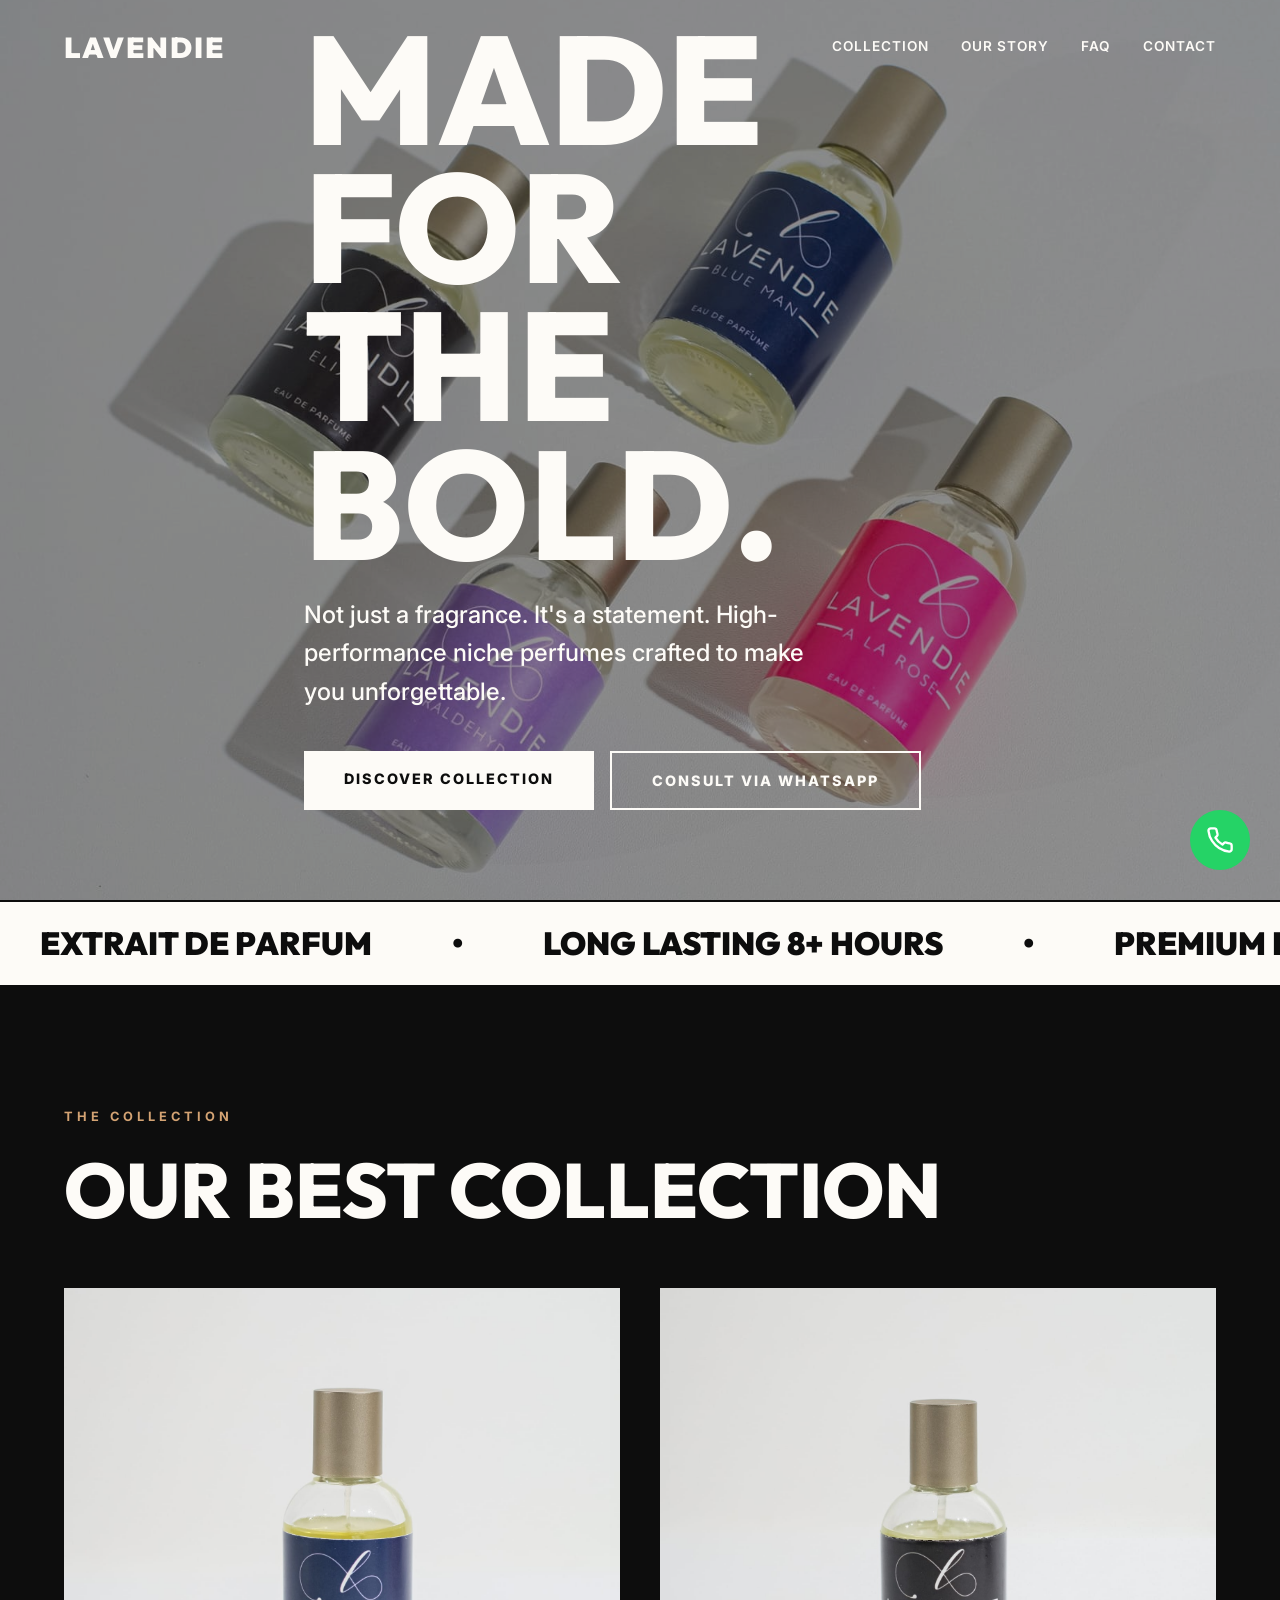
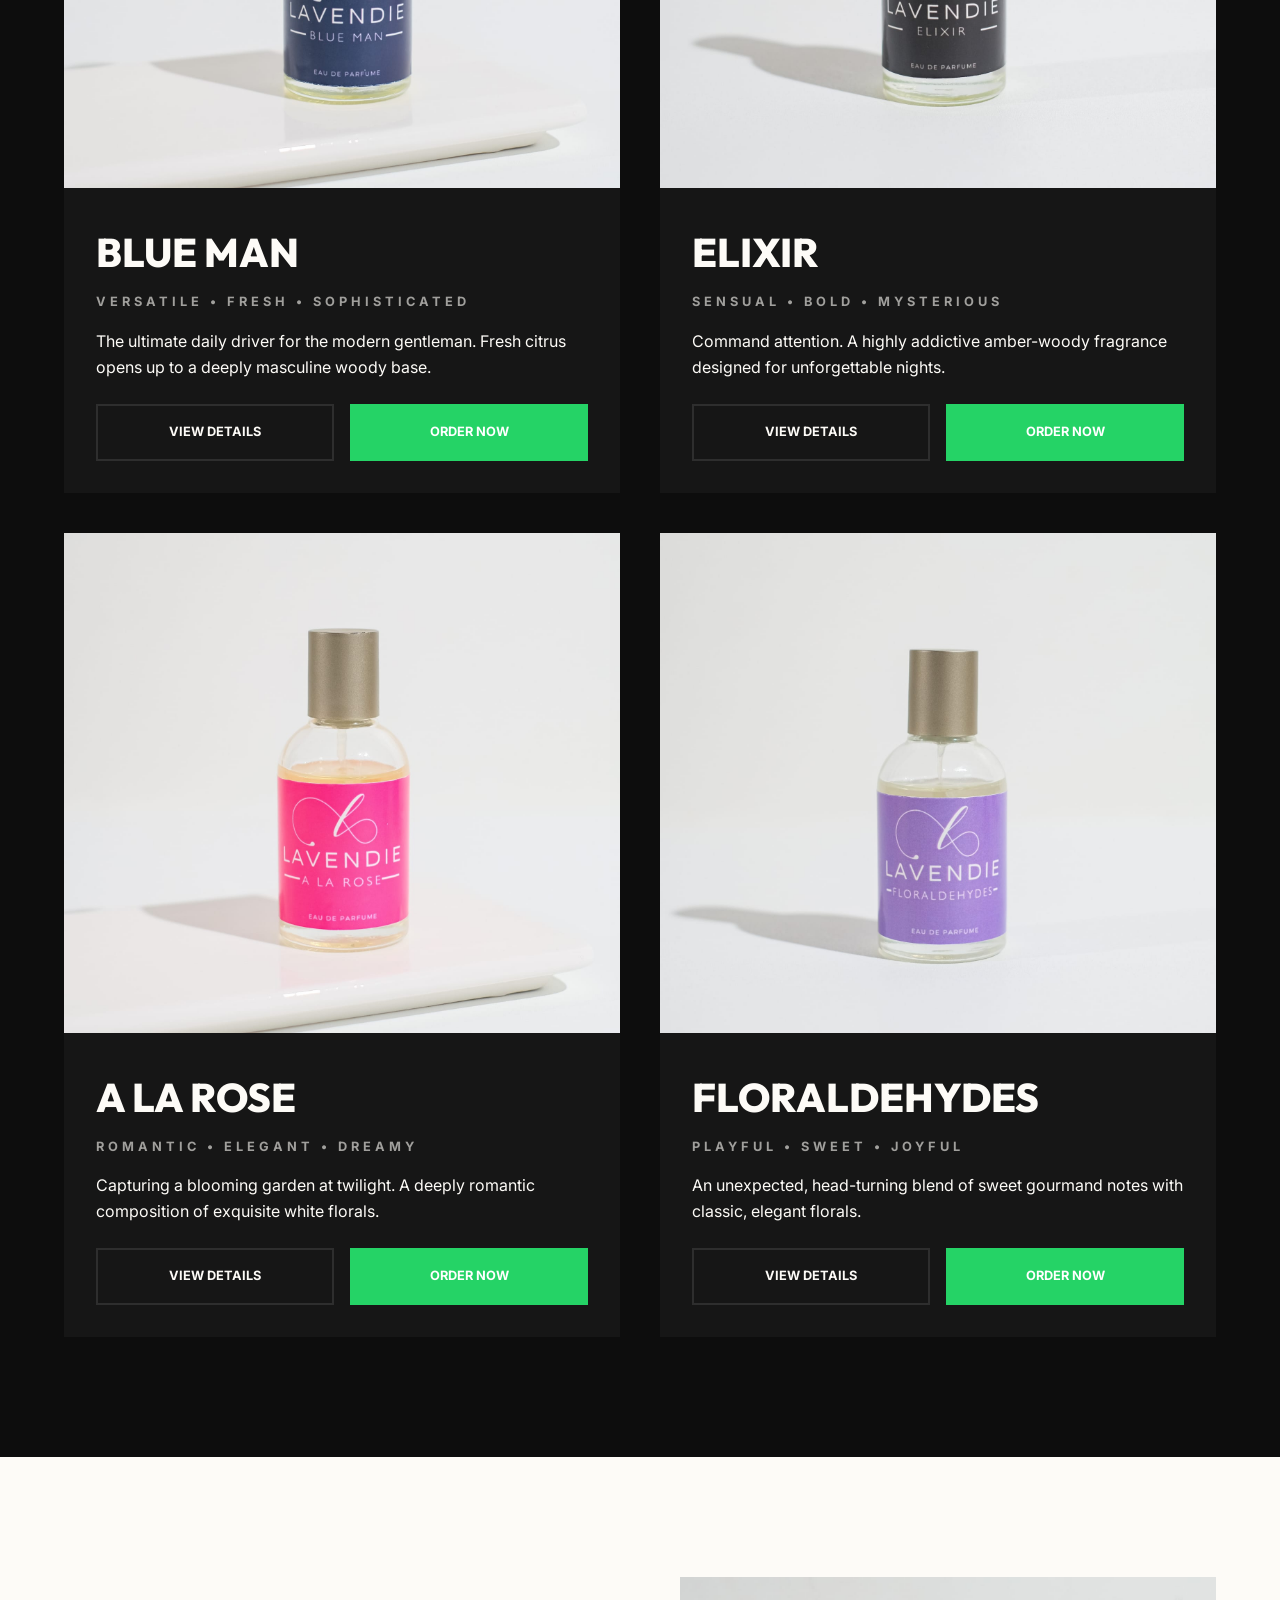
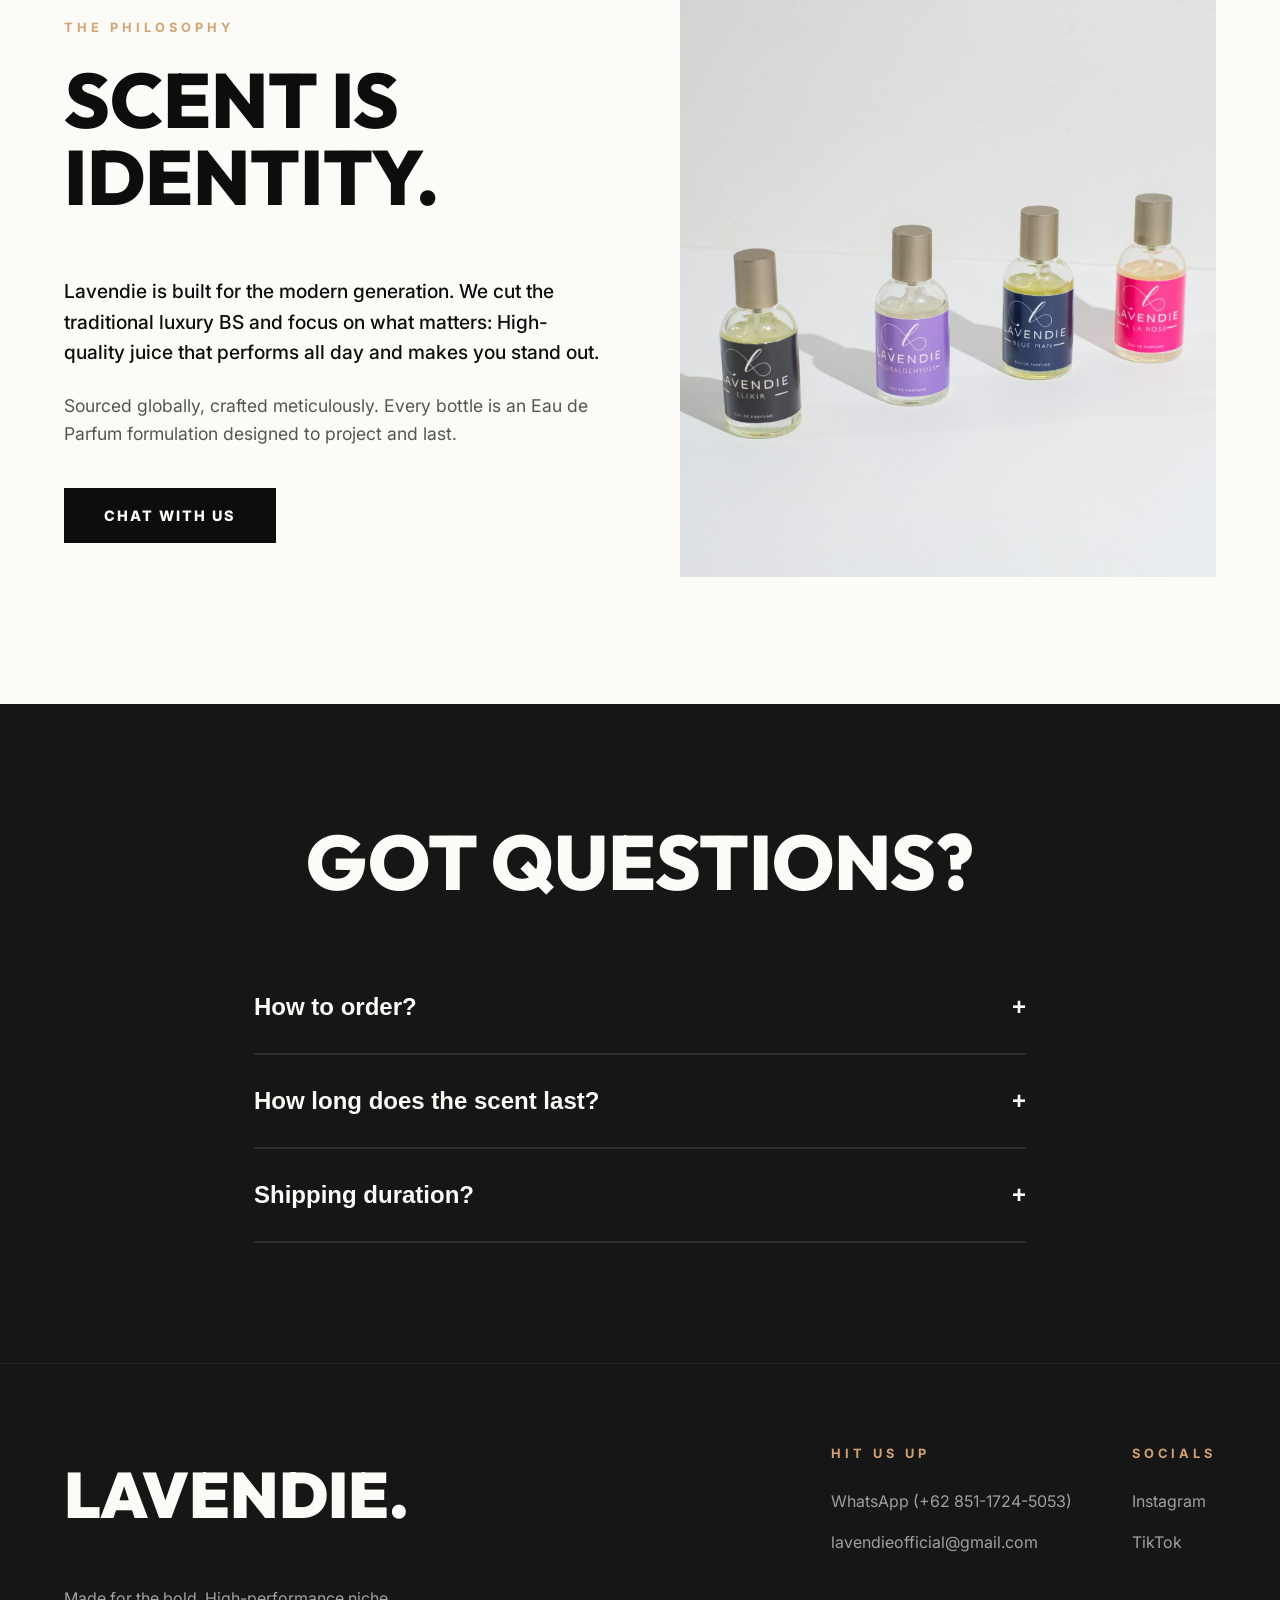
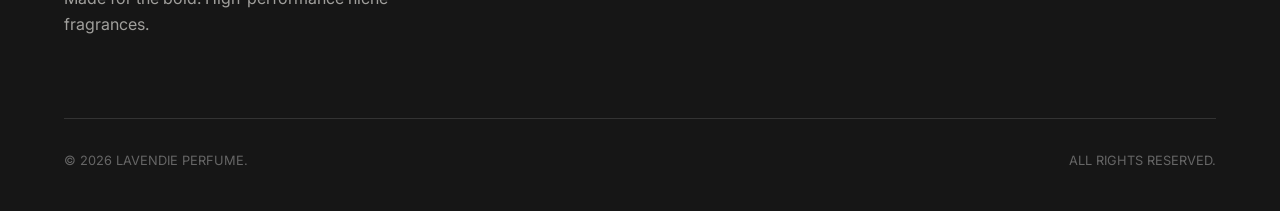
<file: index.html>
<!doctype html>
<html lang="en">
  <head>
    <meta charset="UTF-8" />
    <meta name="viewport" content="width=device-width, initial-scale=1.0" />
    <title>LAVENDIE | Make Your Mark</title>
    <link rel="stylesheet" href="css/style.css" />
  </head>
  <body>
    <!-- PRELOADER -->
    <div class="preloader">
      <div class="preloader-logo">LAVENDIE</div>
    </div>

    <!-- NAVBAR -->
    <header>
      <div class="container nav-container">
        <a href="#home" class="logo">LAVENDIE</a>
        <nav class="nav-links">
          <a href="#collection">Collection</a>
          <a href="#about">Our Story</a>
          <a href="#faq">FAQ</a>
          <a href="#contact">Contact</a>
        </nav>
        <button class="hamburger">☰</button>
      </div>
    </header>

    <!-- MOBILE MENU -->
    <div class="mobile-menu">
      <a href="#collection">Collection</a>
      <a href="#about">Our Story</a>
      <a href="#faq">FAQ</a>
      <a href="#contact">Contact</a>
    </div>

    <!-- HERO SECTION -->
    <section id="home" class="hero">
      <div class="hero-bg"></div>
      <div class="container hero-content reveal">
        <h1 class="hero-title">MADE FOR<br />THE BOLD.</h1>
        <p class="hero-subtitle">
          Not just a fragrance. It's a statement. High-performance niche
          perfumes crafted to make you unforgettable.
        </p>
        <div style="display: flex; gap: 16px; flex-wrap: wrap">
          <a href="#collection" class="btn btn-solid">Discover Collection</a>
          <a
            href="https://wa.me/6285117245053?text=Halo%20Admin%20Lavendie%2C%20saya%20ingin%20berkonsultasi%20mengenai%20rekomendasi%20parfum%20terbaik%20dari%20Lavendie."
            target="_blank"
            class="btn btn-outline"
            >Consult via WhatsApp</a
          >
        </div>
      </div>
    </section>

    <!-- MARQUEE -->
    <div class="marquee-wrapper">
      <div class="marquee">
        <span>EXTRAIT DE PARFUM</span>
        <span>•</span>
        <span>LONG LASTING 8+ HOURS</span>
        <span>•</span>
        <span>PREMIUM INGREDIENTS</span>
        <span>•</span>
        <span>MADE TO BE REMEMBERED</span>
        <span>•</span>
        <span>EAU DE PARFUM</span>
        <span>•</span>
        <span>LONG LASTING 12+ HOURS</span>
        <span>•</span>
        <span>PREMIUM INGREDIENTS</span>
        <span>•</span>
        <span>MADE TO BE REMEMBERED</span>
      </div>
    </div>

    <!-- THE COLLECTION -->
    <section id="collection" class="section">
      <div class="container">
        <div class="reveal">
          <p class="uppercase-tracking text-rosegold mb-24">The Collection</p>
          <h2 class="section-title">OUR BEST COLLECTION</h2>
        </div>

        <div class="collection-grid">
          <!-- Blue Man -->
          <div class="product-card reveal">
            <img
              src="img/blueman/blueman-img1.jpeg"
              alt="Blue Man"
              class="product-img"
            />
            <div class="product-info">
              <h3 class="product-title font-heading">BLUE MAN</h3>
              <p class="uppercase-tracking text-muted">
                Versatile • Fresh • Sophisticated
              </p>
              <p style="margin-top: 16px">
                The ultimate daily driver for the modern gentleman. Fresh citrus
                opens up to a deeply masculine woody base.
              </p>
              <div class="product-actions">
                <a href="blue-man.html" class="btn-card">View Details</a>
                <a
                  href="https://wa.me/6285117245053?text=Halo%20Admin%20Lavendie%2C%20saya%20tertarik%20dan%20ingin%20memesan%20parfum%20BLUE%20MAN.%20Apakah%20stoknya%20masih%20tersedia%3F"
                  target="_blank"
                  class="btn-card wa"
                  >Order Now</a
                >
              </div>
            </div>
          </div>

          <!-- Elixir -->
          <div class="product-card reveal" style="transition-delay: 0.1s">
            <img
              src="img/elixir/elixir-img1.jpeg"
              alt="Elixir"
              class="product-img"
            />
            <div class="product-info">
              <h3 class="product-title font-heading">ELIXIR</h3>
              <p class="uppercase-tracking text-muted">
                Sensual • Bold • Mysterious
              </p>
              <p style="margin-top: 16px">
                Command attention. A highly addictive amber-woody fragrance
                designed for unforgettable nights.
              </p>
              <div class="product-actions">
                <a href="elixir.html" class="btn-card">View Details</a>
                <a
                  href="https://wa.me/6285117245053?text=Halo%20Admin%20Lavendie%2C%20saya%20tertarik%20dan%20ingin%20memesan%20parfum%20ELIXIR.%20Apakah%20stoknya%20masih%20tersedia%3F"
                  target="_blank"
                  class="btn-card wa"
                  >Order Now</a
                >
              </div>
            </div>
          </div>

          <!-- A La Rose -->
          <div class="product-card reveal">
            <img
              src="img/alarose/alarose-img1.jpeg"
              alt="A La Rose"
              class="product-img"
            />
            <div class="product-info">
              <h3 class="product-title font-heading">A LA ROSE</h3>
              <p class="uppercase-tracking text-muted">
                Romantic • Elegant • Dreamy
              </p>
              <p style="margin-top: 16px">
                Capturing a blooming garden at twilight. A deeply romantic
                composition of exquisite white florals.
              </p>
              <div class="product-actions">
                <a href="a-la-rose.html" class="btn-card">View Details</a>
                <a
                  href="https://wa.me/6285117245053?text=Halo%20Admin%20Lavendie%2C%20saya%20tertarik%20dan%20ingin%20memesan%20parfum%20A%20LA%20ROSE.%20Apakah%20stoknya%20masih%20tersedia%3F"
                  target="_blank"
                  class="btn-card wa"
                  >Order Now</a
                >
              </div>
            </div>
          </div>

          <!-- Floraldehydes -->
          <div class="product-card reveal" style="transition-delay: 0.1s">
            <img
              src="img/floraldehydes/floraldehydes-img1.jpeg"
              alt="Floraldehydes"
              class="product-img"
            />
            <div class="product-info">
              <h3 class="product-title font-heading">FLORALDEHYDES</h3>
              <p class="uppercase-tracking text-muted">
                Playful • Sweet • Joyful
              </p>
              <p style="margin-top: 16px">
                An unexpected, head-turning blend of sweet gourmand notes with
                classic, elegant florals.
              </p>
              <div class="product-actions">
                <a href="floraldehydes.html" class="btn-card">View Details</a>
                <a
                  href="https://wa.me/6285117245053?text=Halo%20Admin%20Lavendie%2C%20saya%20tertarik%20dan%20ingin%20memesan%20parfum%20FLORALDEHYDES.%20Apakah%20stoknya%20masih%20tersedia%3F"
                  target="_blank"
                  class="btn-card wa"
                  >Order Now</a
                >
              </div>
            </div>
          </div>
        </div>
      </div>
    </section>

    <!-- ABOUT SECTION -->
    <section id="about" class="section about-section">
      <div class="container about-grid">
        <div class="reveal">
          <p class="uppercase-tracking text-rosegold mb-24">The Philosophy</p>
          <h2 class="section-title text-dark">SCENT IS<br />IDENTITY.</h2>
          <p style="font-size: 1.2rem; margin-bottom: 24px; font-weight: 500">
            Lavendie is built for the modern generation. We cut the traditional
            luxury BS and focus on what matters: High-quality juice that
            performs all day and makes you stand out.
          </p>
          <p style="font-size: 1.1rem; color: #555; margin-bottom: 40px">
            Sourced globally, crafted meticulously. Every bottle is an Eau de
            Parfum formulation designed to project and last.
          </p>
          <a
            href="https://wa.me/6285117245053?text=Halo%20Admin%20Lavendie%2C%20saya%20ingin%20berkonsultasi%20mengenai%20rekomendasi%20parfum%20terbaik%20dari%20Lavendie."
            target="_blank"
            class="btn btn-dark"
            >Chat with Us</a
          >
        </div>
        <div class="reveal" style="transition-delay: 0.2s">
          <img
            src="img/about-img.jpeg"
            alt="About Lavendie"
            class="about-img"
          />
        </div>
      </div>
    </section>

    <!-- FAQ SECTION -->
    <section id="faq" class="section" style="background: var(--bg-light)">
      <div class="container" style="max-width: 900px">
        <div class="reveal text-center" style="margin-bottom: 60px">
          <h2 class="section-title">GOT QUESTIONS?</h2>
        </div>

        <div class="faq-item reveal">
          <button class="faq-question">
            How to order?
            <span>+</span>
          </button>
          <div class="faq-answer">
            <p class="text-muted">
              We handle all transactions personally via WhatsApp to ensure you
              get the right recommendation. Just click any "Order Now" button
              and it will redirect you to our Admin with a pre-filled text.
            </p>
          </div>
        </div>

        <div class="faq-item reveal">
          <button class="faq-question">
            How long does the scent last?
            <span>+</span>
          </button>
          <div class="faq-answer">
            <p class="text-muted">
              We use Eau de Parfum concentration. Depending on your skin
              chemistry and the variant, expect a solid 8 to 12+ hours of
              longevity.
            </p>
          </div>
        </div>

        <div class="faq-item reveal">
          <button class="faq-question">
            Shipping duration?
            <span>+</span>
          </button>
          <div class="faq-answer">
            <p class="text-muted">
              Jabodetabek area: 1-2 working days. Outside Jabodetabek: 3-5
              working days. All packages are insured and safely wrapped.
            </p>
          </div>
        </div>
      </div>
    </section>

    <!-- FOOTER / CONTACT -->
    <footer id="contact">
      <div class="container">
        <div
          style="
            display: flex;
            flex-wrap: wrap;
            justify-content: space-between;
            gap: 40px;
            margin-bottom: 80px;
          "
        >
          <div style="max-width: 400px">
            <h2 class="footer-title">LAVENDIE.</h2>
            <p class="text-muted">
              Made for the bold. High-performance niche fragrances.
            </p>
          </div>

          <div style="display: flex; gap: 60px">
            <div>
              <p
                class="uppercase-tracking text-rosegold"
                style="margin-bottom: 24px"
              >
                Hit Us Up
              </p>
              <ul style="display: flex; flex-direction: column; gap: 16px">
                <li>
                  <a
                    href="https://wa.me/6285117245053"
                    target="_blank"
                    class="text-muted hover:text-main"
                    >WhatsApp (+62 851-1724-5053)</a
                  >
                </li>
                <li>
                  <a
                    href="mailto:lavendieofficial@gmail.com"
                    class="text-muted hover:text-main"
                    >lavendieofficial@gmail.com</a
                  >
                </li>
              </ul>
            </div>
            <div>
              <p
                class="uppercase-tracking text-rosegold"
                style="margin-bottom: 24px"
              >
                Socials
              </p>
              <ul style="display: flex; flex-direction: column; gap: 16px">
                <li>
                  <a
                    href="https://www.instagram.com/scentbylavendie?igsh=MWxjamVxYXF4NDgyNA=="
                    class="text-muted hover:text-main"
                    >Instagram</a
                  >
                </li>
                <li>
                  <a
                    href="https://www.tiktok.com/@scentbylavendie?_r=1&_t=ZS-96ki1cU1qj7"
                    class="text-muted hover:text-main"
                    >TikTok</a
                  >
                </li>
              </ul>
            </div>
          </div>
        </div>

        <div
          style="
            border-top: 1px solid #333;
            padding-top: 32px;
            display: flex;
            justify-content: space-between;
            font-size: 0.8rem;
            color: #666;
          "
        >
          <p>&copy; <span id="current-year">2024</span> LAVENDIE PERFUME.</p>
          <p>ALL RIGHTS RESERVED.</p>
        </div>
      </div>
    </footer>

    <!-- WHATSAPP FLOATING BTN -->
    <a
      href="https://wa.me/6285117245053?text=Halo%20Admin%20Lavendie%2C%20saya%20butuh%20rekomendasi%20parfum%20yang%20cocok%20untuk%20saya.%20Bisa%20bantu%20konsultasi%3F"
      class="wa-float"
      target="_blank"
      style="
        position: fixed;
        bottom: 30px;
        right: 30px;
        background: var(--whatsapp);
        color: white;
        width: 60px;
        height: 60px;
        border-radius: 50%;
        display: flex;
        justify-content: center;
        align-items: center;
        z-index: 100;
      "
    >
      <svg
        xmlns="http://www.w3.org/2000/svg"
        width="28"
        height="28"
        viewBox="0 0 24 24"
        fill="none"
        stroke="currentColor"
        stroke-width="2"
        stroke-linecap="round"
        stroke-linejoin="round"
      >
        <path
          d="M22 16.92v3a2 2 0 0 1-2.18 2 19.79 19.79 0 0 1-8.63-3.07 19.5 19.5 0 0 1-6-6 19.79 19.79 0 0 1-3.07-8.67A2 2 0 0 1 4.11 2h3a2 2 0 0 1 2 1.72 12.84 12.84 0 0 0 .7 2.81 2 2 0 0 1-.45 2.11L8.09 9.91a16 16 0 0 0 6 6l1.27-1.27a2 2 0 0 1 2.11-.45 12.84 12.84 0 0 0 2.81.7A2 2 0 0 1 22 16.92z"
        ></path>
      </svg>
    </a>

    <script src="js/script.js"></script>
  </body>
</html>
</file>
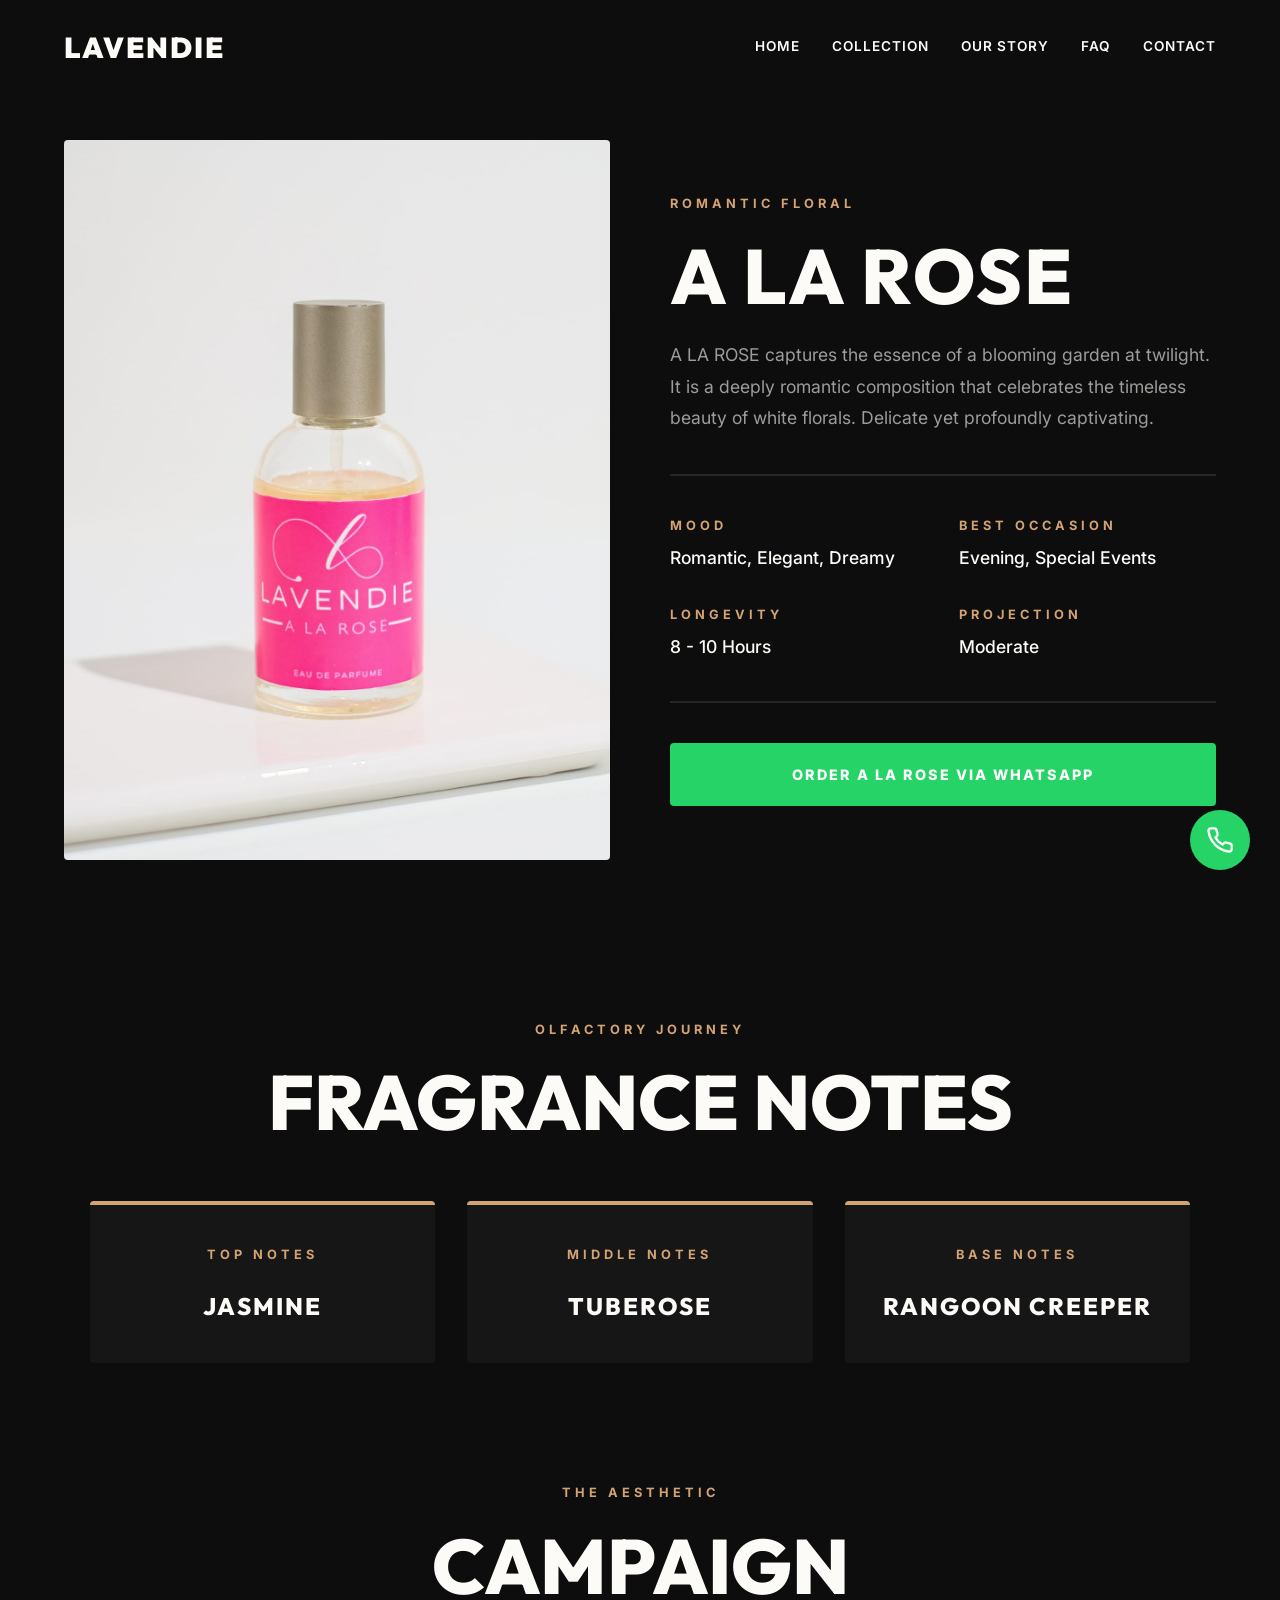
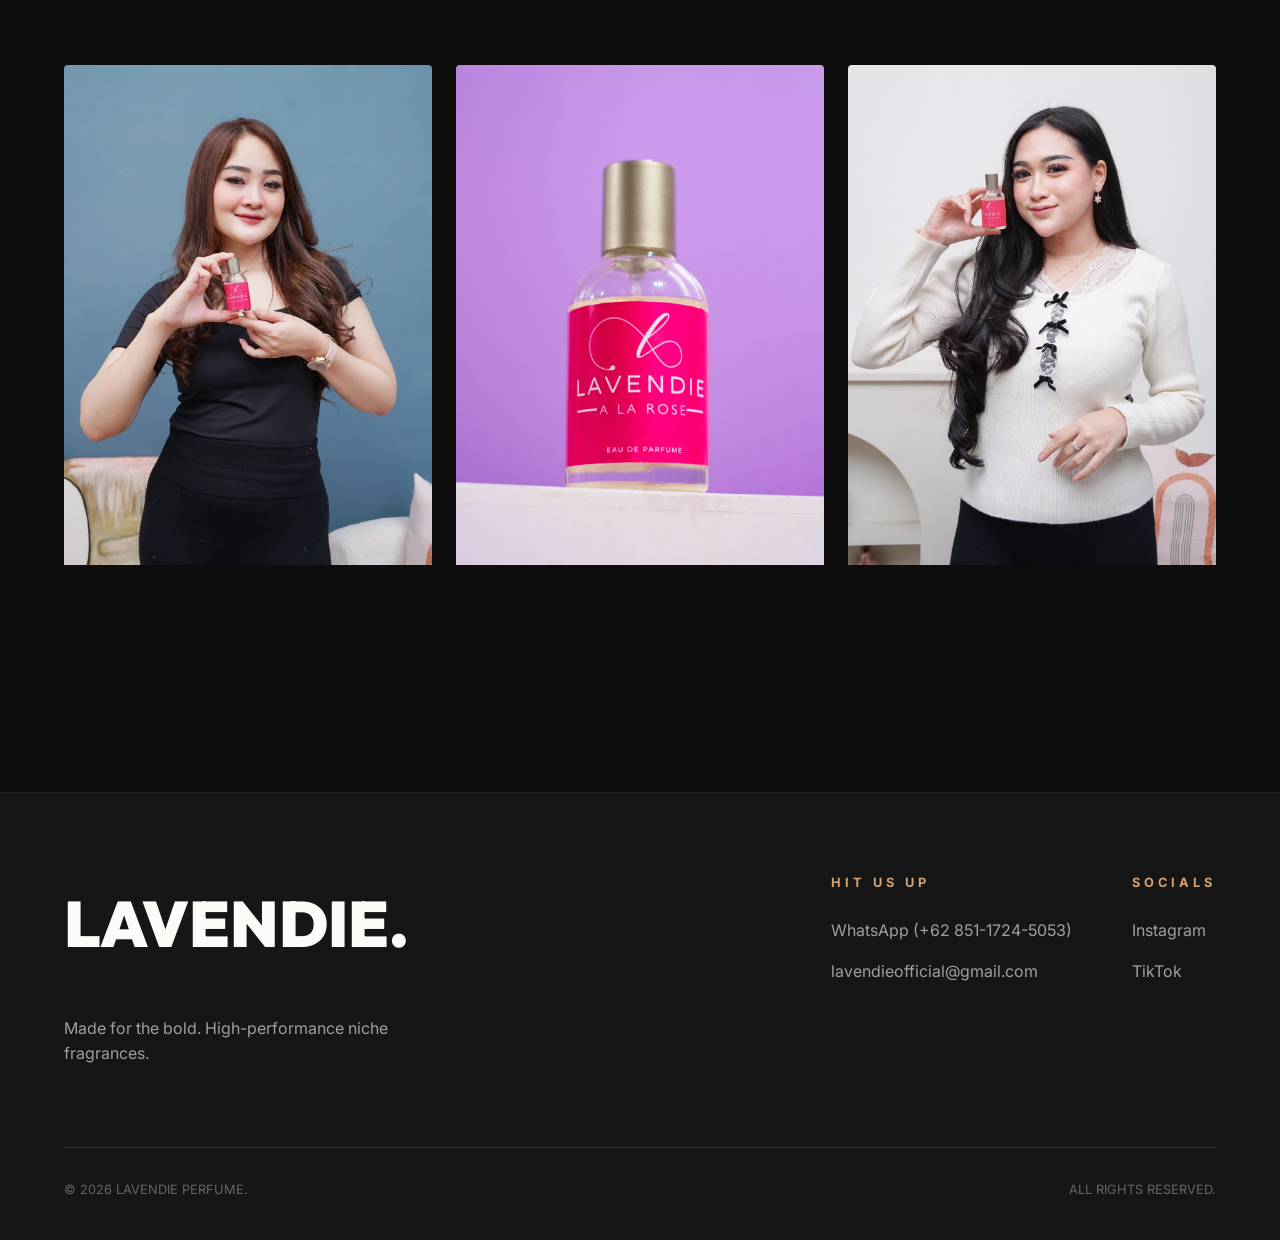
<file: a-la-rose.html>
<!doctype html>
<html lang="en">
  <head>
    <meta charset="UTF-8" />
    <meta name="viewport" content="width=device-width, initial-scale=1.0" />
    <title>A LA ROSE - LAVENDIE PERFUME</title>
    <link rel="stylesheet" href="css/style.css" />
  </head>
  <body>
    <!-- PRELOADER -->
    <div class="preloader">
      <div class="preloader-logo">LAVENDIE</div>
    </div>

    <!-- NAVBAR -->
    <header>
      <div class="container nav-container">
        <a href="index.html#home" class="logo">LAVENDIE</a>
        <nav class="nav-links">
          <a href="index.html#home">Home</a>
          <a href="index.html#collection">Collection</a>
          <a href="index.html#about">Our Story</a>
          <a href="index.html#faq">FAQ</a>
          <a href="index.html#contact">Contact</a>
        </nav>
        <button class="hamburger">☰</button>
      </div>
    </header>

    <!-- MOBILE MENU -->
    <div class="mobile-menu">
      <a href="index.html#home">Home</a>
      <a href="index.html#collection">Collection</a>
      <a href="index.html#about">Our Story</a>
      <a href="index.html#faq">FAQ</a>
      <a href="index.html#contact">Contact</a>
    </div>

    <main style="padding-bottom: 100px">
      <div class="container">
        <!-- HERO & DETAILS -->
        <div class="product-detail-hero">
          <!-- LEFT: Sticky Image -->
          <div class="pd-image-wrapper reveal">
            <img src="img/alarose/alarose-img1.jpeg" alt="A La Rose" />
          </div>

          <!-- RIGHT: Content -->
          <div class="pd-content">
            <div class="reveal" style="transition-delay: 0.1s">
              <p class="uppercase-tracking text-rosegold mb-24">
                Romantic Floral
              </p>
              <h1 class="pd-title font-heading">A LA ROSE</h1>
              <p class="pd-desc">
                A LA ROSE captures the essence of a blooming garden at twilight.
                It is a deeply romantic composition that celebrates the timeless
                beauty of white florals. Delicate yet profoundly captivating.
              </p>
            </div>

            <div class="pd-specs reveal" style="transition-delay: 0.2s">
              <div>
                <p class="uppercase-tracking text-rosegold spec-title">Mood</p>
                <p class="spec-value">Romantic, Elegant, Dreamy</p>
              </div>
              <div>
                <p class="uppercase-tracking text-rosegold spec-title">
                  Best Occasion
                </p>
                <p class="spec-value">Evening, Special Events</p>
              </div>
              <div>
                <p class="uppercase-tracking text-rosegold spec-title">
                  Longevity
                </p>
                <p class="spec-value">8 - 10 Hours</p>
              </div>
              <div>
                <p class="uppercase-tracking text-rosegold spec-title">
                  Projection
                </p>
                <p class="spec-value">Moderate</p>
              </div>
            </div>

            <div class="reveal" style="transition-delay: 0.3s">
              <a
                href="https://wa.me/6285117245053?text=Halo%20Admin%20Lavendie%2C%20saya%20tertarik%20dan%20ingin%20memesan%20parfum%20A%20LA%20ROSE.%20Apakah%20stoknya%20masih%20tersedia%3F"
                target="_blank"
                class="btn btn-wa-full"
                >ORDER A LA ROSE VIA WHATSAPP</a
              >
            </div>
          </div>
        </div>

        <!-- NOTES SECTION -->
        <div class="pd-notes">
          <div class="reveal">
            <p class="uppercase-tracking text-rosegold mb-24">
              Olfactory Journey
            </p>
            <h2 class="section-title">FRAGRANCE NOTES</h2>
          </div>

          <div class="notes-container">
            <div class="note-box reveal">
              <p class="uppercase-tracking text-rosegold mb-24">Top Notes</p>
              <p class="font-heading note-box-title">Jasmine</p>
            </div>
            <div class="note-box reveal" style="transition-delay: 0.1s">
              <p class="uppercase-tracking text-rosegold mb-24">Middle Notes</p>
              <p class="font-heading note-box-title">Tuberose</p>
            </div>
            <div class="note-box reveal" style="transition-delay: 0.2s">
              <p class="uppercase-tracking text-rosegold mb-24">Base Notes</p>
              <p class="font-heading note-box-title">Rangoon Creeper</p>
            </div>
          </div>
        </div>

        <!-- CAMPAIGN GALLERY -->
        <div class="product-gallery">
          <div class="reveal text-center">
            <p class="uppercase-tracking text-rosegold mb-24">The Aesthetic</p>
            <h2 class="section-title">CAMPAIGN</h2>
          </div>
          <div class="gallery-grid">
            <div class="gallery-wrap reveal">
              <img src="img/alarose/alarose-img3.jpeg" alt="Campaign 1" />
            </div>
            <div class="gallery-wrap reveal" style="transition-delay: 0.1s">
              <img src="img/alarose/alarose-img2.jpeg" alt="Campaign 2" />
            </div>
            <div class="gallery-wrap reveal" style="transition-delay: 0.2s">
              <img src="img/alarose/alarose-img4.jpeg" alt="Campaign 3" />
            </div>
          </div>
        </div>
      </div>
    </main>

    <!-- FOOTER / CONTACT -->
    <footer id="contact">
      <div class="container">
        <div
          style="
            display: flex;
            flex-wrap: wrap;
            justify-content: space-between;
            gap: 40px;
            margin-bottom: 80px;
          "
        >
          <div style="max-width: 400px">
            <h2 class="footer-title">LAVENDIE.</h2>
            <p class="text-muted">
              Made for the bold. High-performance niche fragrances.
            </p>
          </div>
          <div style="display: flex; gap: 60px">
            <div>
              <p
                class="uppercase-tracking text-rosegold"
                style="margin-bottom: 24px"
              >
                Hit Us Up
              </p>
              <ul style="display: flex; flex-direction: column; gap: 16px">
                <li>
                  <a
                    href="https://wa.me/6285117245053"
                    target="_blank"
                    class="text-muted hover:text-main"
                    >WhatsApp (+62 851-1724-5053)</a
                  >
                </li>
                <li>
                  <a
                    href="mailto:lavendieofficial@gmail.com"
                    class="text-muted hover:text-main"
                    >lavendieofficial@gmail.com</a
                  >
                </li>
              </ul>
            </div>
            <div>
              <p
                class="uppercase-tracking text-rosegold"
                style="margin-bottom: 24px"
              >
                Socials
              </p>
              <ul style="display: flex; flex-direction: column; gap: 16px">
                <li>
                  <a
                    href="https://www.instagram.com/scentbylavendie?igsh=MWxjamVxYXF4NDgyNA=="
                    class="text-muted hover:text-main"
                    >Instagram</a
                  >
                </li>
                <li>
                  <a
                    href="https://www.tiktok.com/@scentbylavendie?_r=1&_t=ZS-96ki1cU1qj7"
                    class="text-muted hover:text-main"
                    >TikTok</a
                  >
                </li>
              </ul>
            </div>
          </div>
        </div>
        <div
          style="
            border-top: 1px solid #333;
            padding-top: 32px;
            display: flex;
            justify-content: space-between;
            font-size: 0.8rem;
            color: #666;
          "
        >
          <p>&copy; <span id="current-year">2024</span> LAVENDIE PERFUME.</p>
          <p>ALL RIGHTS RESERVED.</p>
        </div>
      </div>
    </footer>

    <!-- WHATSAPP FLOATING BTN -->
    <a
      href="https://wa.me/6285117245053?text=Halo%20Admin%20Lavendie%2C%20saya%20butuh%20rekomendasi%20parfum%20yang%20cocok%20untuk%20saya.%20Bisa%20bantu%20konsultasi%3F"
      class="wa-float"
      target="_blank"
      style="
        position: fixed;
        bottom: 30px;
        right: 30px;
        background: var(--whatsapp);
        color: white;
        width: 60px;
        height: 60px;
        border-radius: 50%;
        display: flex;
        justify-content: center;
        align-items: center;
        z-index: 100;
      "
    >
      <svg
        xmlns="http://www.w3.org/2000/svg"
        width="28"
        height="28"
        viewBox="0 0 24 24"
        fill="none"
        stroke="currentColor"
        stroke-width="2"
        stroke-linecap="round"
        stroke-linejoin="round"
      >
        <path
          d="M22 16.92v3a2 2 0 0 1-2.18 2 19.79 19.79 0 0 1-8.63-3.07 19.5 19.5 0 0 1-6-6 19.79 19.79 0 0 1-3.07-8.67A2 2 0 0 1 4.11 2h3a2 2 0 0 1 2 1.72 12.84 12.84 0 0 0 .7 2.81 2 2 0 0 1-.45 2.11L8.09 9.91a16 16 0 0 0 6 6l1.27-1.27a2 2 0 0 1 2.11-.45 12.84 12.84 0 0 0 2.81.7A2 2 0 0 1 22 16.92z"
        ></path>
      </svg>
    </a>

    <script src="js/script.js"></script>
  </body>
</html>
</file>
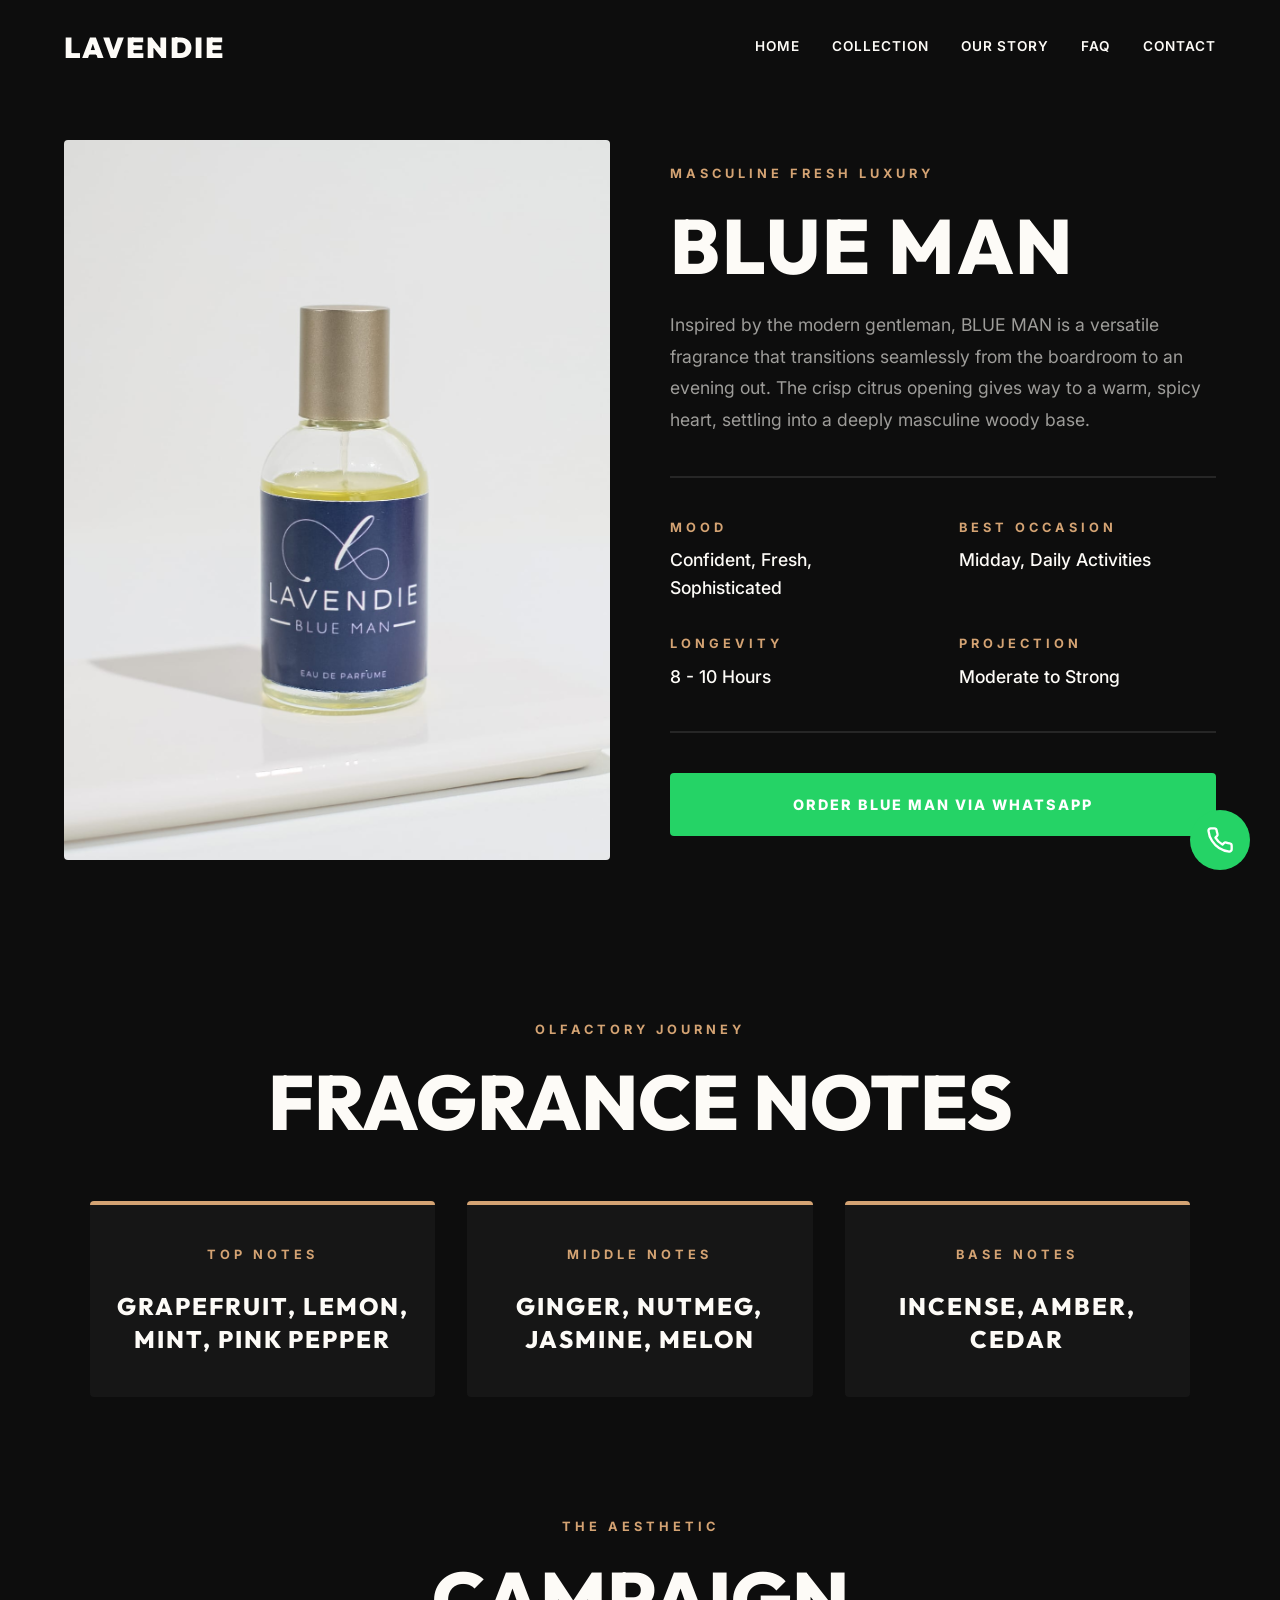
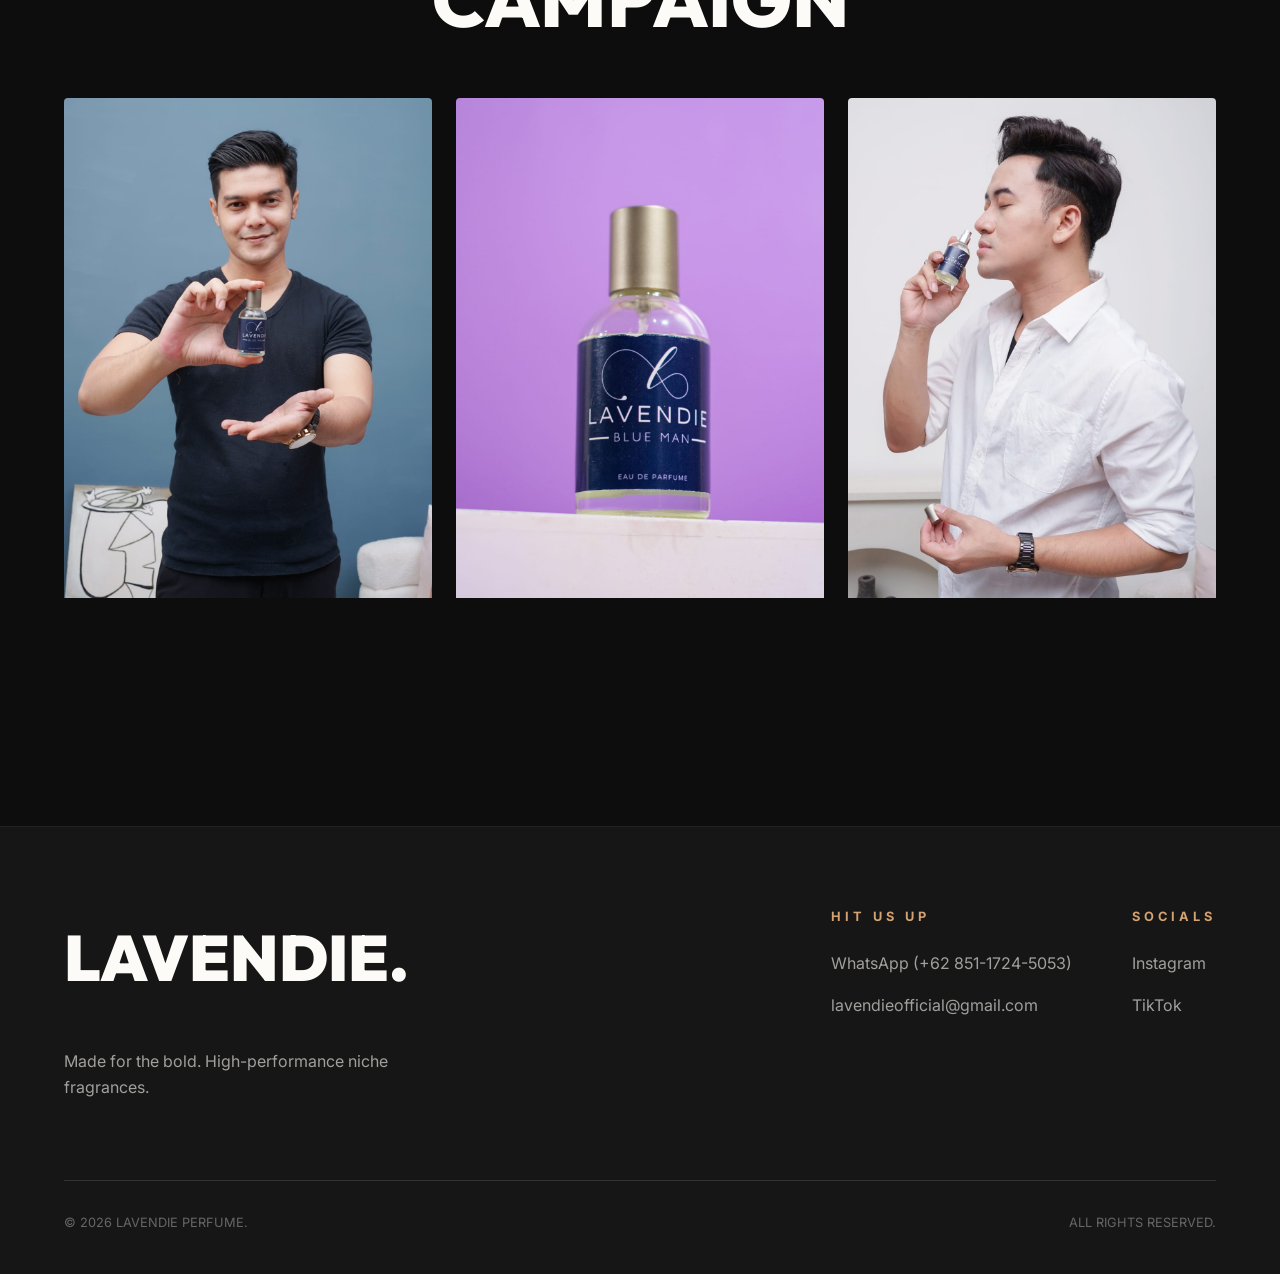
<file: blue-man.html>
<!doctype html>
<html lang="en">
  <head>
    <meta charset="UTF-8" />
    <meta name="viewport" content="width=device-width, initial-scale=1.0" />
    <title>BLUE MAN - LAVENDIE PERFUME</title>
    <link rel="stylesheet" href="css/style.css" />
  </head>
  <body>
    <!-- PRELOADER -->
    <div class="preloader">
      <div class="preloader-logo">LAVENDIE</div>
    </div>

    <!-- NAVBAR -->
    <header>
      <div class="container nav-container">
        <a href="index.html#home" class="logo">LAVENDIE</a>
        <nav class="nav-links">
          <a href="index.html#home">Home</a>
          <a href="index.html#collection">Collection</a>
          <a href="index.html#about">Our Story</a>
          <a href="index.html#faq">FAQ</a>
          <a href="index.html#contact">Contact</a>
        </nav>
        <button class="hamburger">☰</button>
      </div>
    </header>

    <!-- MOBILE MENU -->
    <div class="mobile-menu">
      <a href="index.html#home">Home</a>
      <a href="index.html#collection">Collection</a>
      <a href="index.html#about">Our Story</a>
      <a href="index.html#faq">FAQ</a>
      <a href="index.html#contact">Contact</a>
    </div>

    <main style="padding-bottom: 100px">
      <div class="container">
        <!-- HERO & DETAILS -->
        <div class="product-detail-hero">
          <!-- LEFT: Sticky Image -->
          <div class="pd-image-wrapper reveal">
            <img src="img/blueman/blueman-img1.jpeg" alt="Blue Man" />
          </div>

          <!-- RIGHT: Content -->
          <div class="pd-content">
            <div class="reveal" style="transition-delay: 0.1s">
              <p class="uppercase-tracking text-rosegold mb-24">
                Masculine Fresh Luxury
              </p>
              <h1 class="pd-title font-heading">BLUE MAN</h1>
              <p class="pd-desc">
                Inspired by the modern gentleman, BLUE MAN is a versatile
                fragrance that transitions seamlessly from the boardroom to an
                evening out. The crisp citrus opening gives way to a warm, spicy
                heart, settling into a deeply masculine woody base.
              </p>
            </div>

            <div class="pd-specs reveal" style="transition-delay: 0.2s">
              <div>
                <p class="uppercase-tracking text-rosegold spec-title">Mood</p>
                <p class="spec-value">Confident, Fresh, Sophisticated</p>
              </div>
              <div>
                <p class="uppercase-tracking text-rosegold spec-title">
                  Best Occasion
                </p>
                <p class="spec-value">Midday, Daily Activities</p>
              </div>
              <div>
                <p class="uppercase-tracking text-rosegold spec-title">
                  Longevity
                </p>
                <p class="spec-value">8 - 10 Hours</p>
              </div>
              <div>
                <p class="uppercase-tracking text-rosegold spec-title">
                  Projection
                </p>
                <p class="spec-value">Moderate to Strong</p>
              </div>
            </div>

            <div class="reveal" style="transition-delay: 0.3s">
              <a
                href="https://wa.me/6285117245053?text=Halo%20Admin%20Lavendie%2C%20saya%20tertarik%20dan%20ingin%20memesan%20parfum%20BLUE%20MAN.%20Apakah%20stoknya%20masih%20tersedia%3F"
                target="_blank"
                class="btn btn-wa-full"
                >ORDER BLUE MAN VIA WHATSAPP</a
              >
            </div>
          </div>
        </div>

        <!-- NOTES SECTION -->
        <div class="pd-notes">
          <div class="reveal">
            <p class="uppercase-tracking text-rosegold mb-24">
              Olfactory Journey
            </p>
            <h2 class="section-title">FRAGRANCE NOTES</h2>
          </div>

          <div class="notes-container">
            <div class="note-box reveal">
              <p class="uppercase-tracking text-rosegold mb-24">Top Notes</p>
              <p class="font-heading note-box-title">
                Grapefruit, Lemon, Mint, Pink Pepper
              </p>
            </div>
            <div class="note-box reveal" style="transition-delay: 0.1s">
              <p class="uppercase-tracking text-rosegold mb-24">Middle Notes</p>
              <p class="font-heading note-box-title">
                Ginger, Nutmeg, Jasmine, Melon
              </p>
            </div>
            <div class="note-box reveal" style="transition-delay: 0.2s">
              <p class="uppercase-tracking text-rosegold mb-24">Base Notes</p>
              <p class="font-heading note-box-title">Incense, Amber, Cedar</p>
            </div>
          </div>
        </div>

        <!-- CAMPAIGN GALLERY -->
        <div class="product-gallery">
          <div class="reveal text-center">
            <p class="uppercase-tracking text-rosegold mb-24">The Aesthetic</p>
            <h2 class="section-title">CAMPAIGN</h2>
          </div>
          <div class="gallery-grid">
            <div class="gallery-wrap reveal">
              <img src="img/blueman/blueman-img3.jpeg" alt="Campaign 1" />
            </div>
            <div class="gallery-wrap reveal" style="transition-delay: 0.1s">
              <img src="img/blueman/blueman-img2.jpeg" alt="Campaign 2" />
            </div>
            <div class="gallery-wrap reveal" style="transition-delay: 0.2s">
              <img src="img/blueman/blueman-img4.jpeg" alt="Campaign 3" />
            </div>
          </div>
        </div>
      </div>
    </main>

    <!-- FOOTER / CONTACT -->
    <footer id="contact">
      <div class="container">
        <div
          style="
            display: flex;
            flex-wrap: wrap;
            justify-content: space-between;
            gap: 40px;
            margin-bottom: 80px;
          "
        >
          <div style="max-width: 400px">
            <h2 class="footer-title">LAVENDIE.</h2>
            <p class="text-muted">
              Made for the bold. High-performance niche fragrances.
            </p>
          </div>
          <div style="display: flex; gap: 60px">
            <div>
              <p
                class="uppercase-tracking text-rosegold"
                style="margin-bottom: 24px"
              >
                Hit Us Up
              </p>
              <ul style="display: flex; flex-direction: column; gap: 16px">
                <li>
                  <a
                    href="https://wa.me/6285117245053"
                    target="_blank"
                    class="text-muted hover:text-main"
                    >WhatsApp (+62 851-1724-5053)</a
                  >
                </li>
                <li>
                  <a
                    href="mailto:lavendieofficial@gmail.com"
                    class="text-muted hover:text-main"
                    >lavendieofficial@gmail.com</a
                  >
                </li>
              </ul>
            </div>
            <div>
              <p
                class="uppercase-tracking text-rosegold"
                style="margin-bottom: 24px"
              >
                Socials
              </p>
              <ul style="display: flex; flex-direction: column; gap: 16px">
                <li>
                  <a
                    href="https://www.instagram.com/scentbylavendie?igsh=MWxjamVxYXF4NDgyNA=="
                    class="text-muted hover:text-main"
                    >Instagram</a
                  >
                </li>
                <li>
                  <a
                    href="https://www.tiktok.com/@scentbylavendie?_r=1&_t=ZS-96ki1cU1qj7"
                    class="text-muted hover:text-main"
                    >TikTok</a
                  >
                </li>
              </ul>
            </div>
          </div>
        </div>
        <div
          style="
            border-top: 1px solid #333;
            padding-top: 32px;
            display: flex;
            justify-content: space-between;
            font-size: 0.8rem;
            color: #666;
          "
        >
          <p>&copy; <span id="current-year">2024</span> LAVENDIE PERFUME.</p>
          <p>ALL RIGHTS RESERVED.</p>
        </div>
      </div>
    </footer>

    <!-- WHATSAPP FLOATING BTN -->
    <a
      href="https://wa.me/6285117245053?text=Halo%20Admin%20Lavendie%2C%20saya%20butuh%20rekomendasi%20parfum%20yang%20cocok%20untuk%20saya.%20Bisa%20bantu%20konsultasi%3F"
      class="wa-float"
      target="_blank"
      style="
        position: fixed;
        bottom: 30px;
        right: 30px;
        background: var(--whatsapp);
        color: white;
        width: 60px;
        height: 60px;
        border-radius: 50%;
        display: flex;
        justify-content: center;
        align-items: center;
        z-index: 100;
      "
    >
      <svg
        xmlns="http://www.w3.org/2000/svg"
        width="28"
        height="28"
        viewBox="0 0 24 24"
        fill="none"
        stroke="currentColor"
        stroke-width="2"
        stroke-linecap="round"
        stroke-linejoin="round"
      >
        <path
          d="M22 16.92v3a2 2 0 0 1-2.18 2 19.79 19.79 0 0 1-8.63-3.07 19.5 19.5 0 0 1-6-6 19.79 19.79 0 0 1-3.07-8.67A2 2 0 0 1 4.11 2h3a2 2 0 0 1 2 1.72 12.84 12.84 0 0 0 .7 2.81 2 2 0 0 1-.45 2.11L8.09 9.91a16 16 0 0 0 6 6l1.27-1.27a2 2 0 0 1 2.11-.45 12.84 12.84 0 0 0 2.81.7A2 2 0 0 1 22 16.92z"
        ></path>
      </svg>
    </a>

    <script src="js/script.js"></script>
  </body>
</html>
</file>
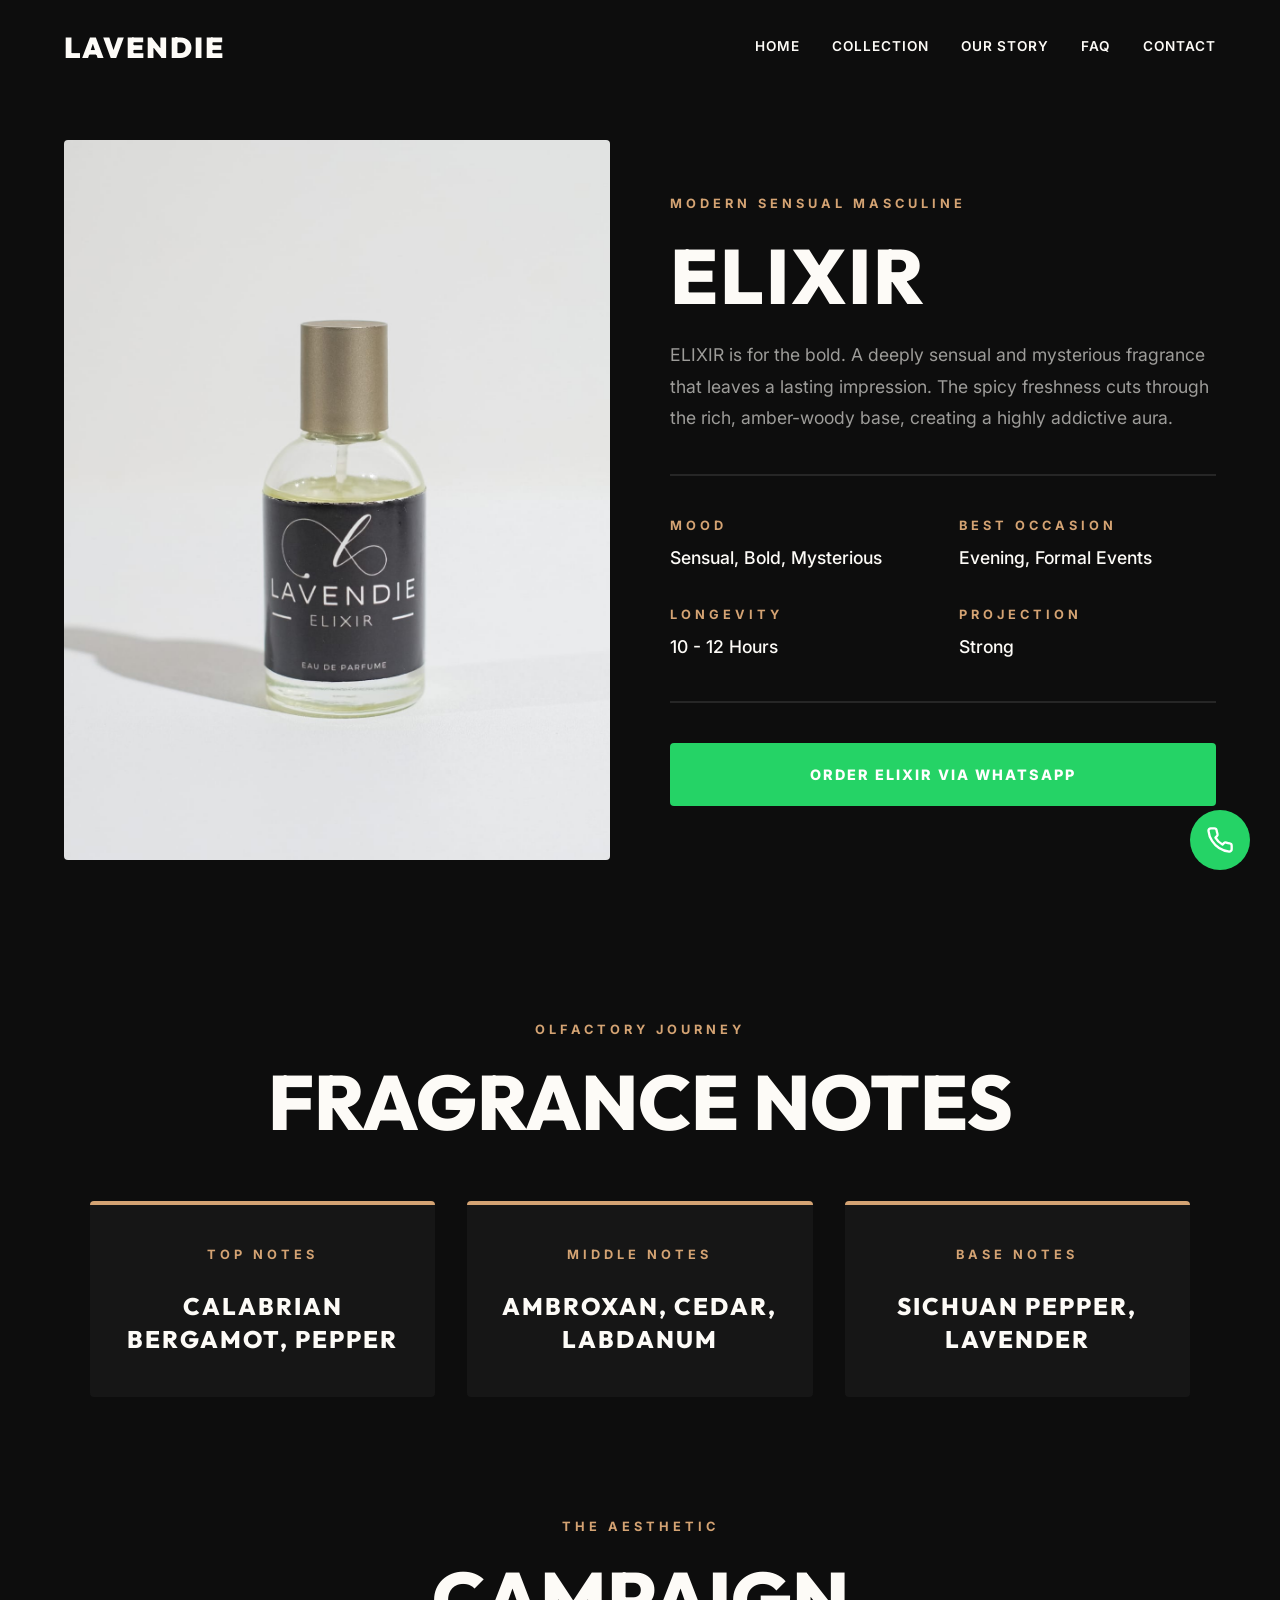
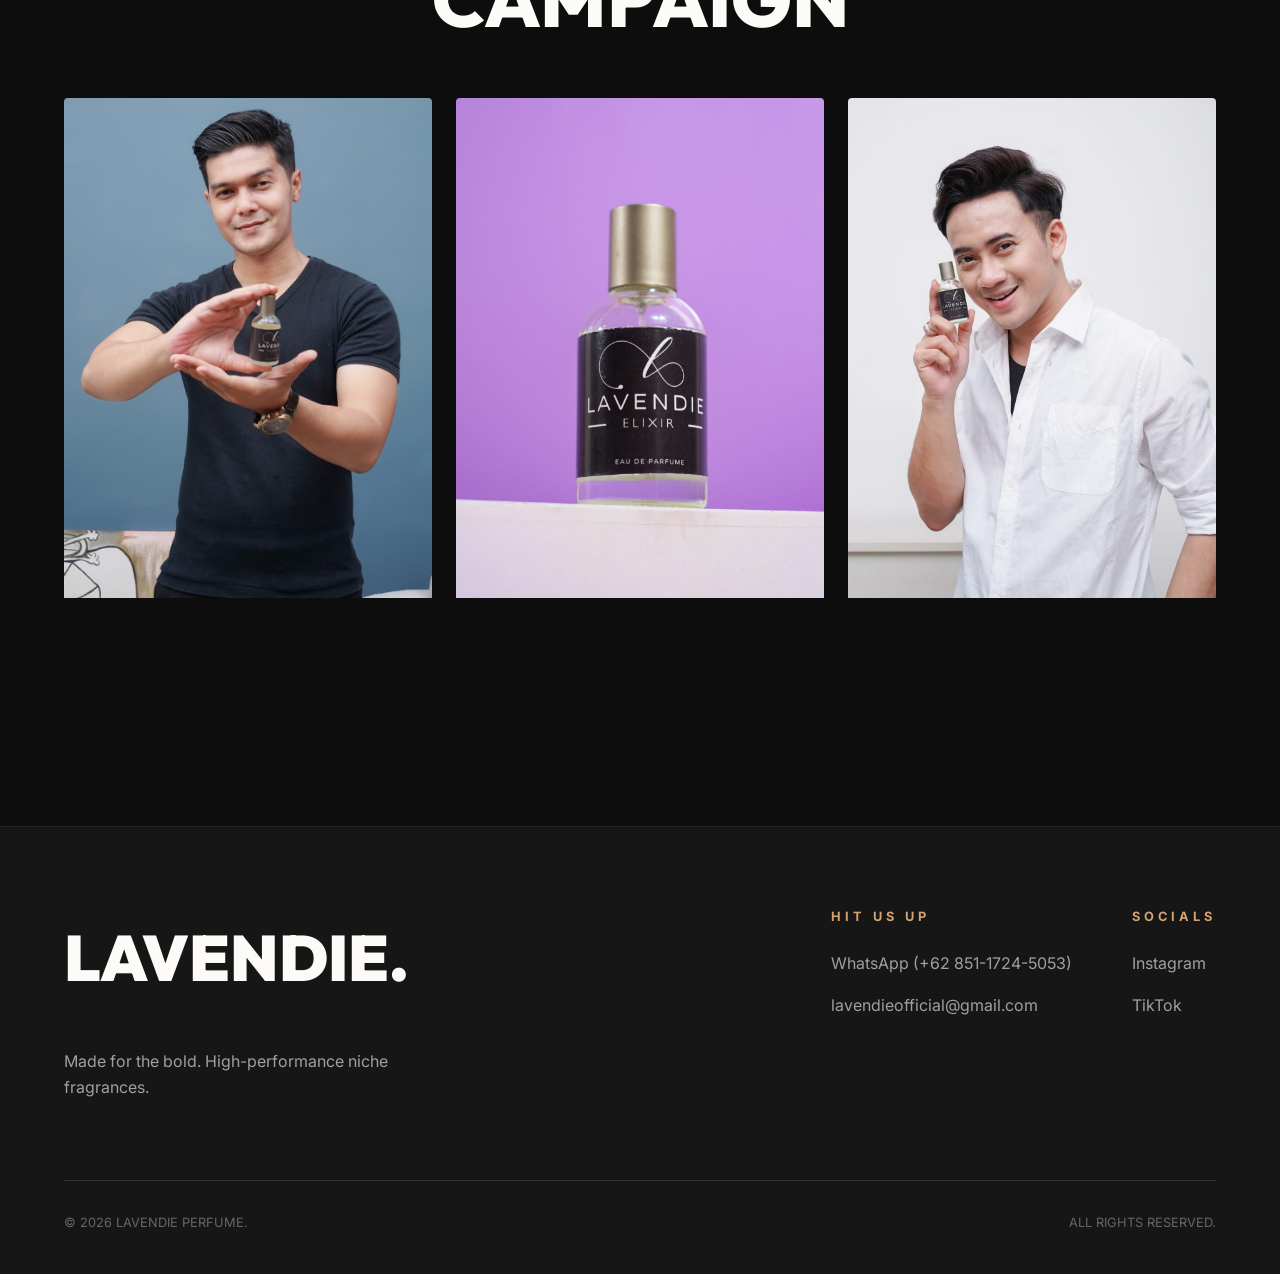
<file: elixir.html>
<!doctype html>
<html lang="en">
  <head>
    <meta charset="UTF-8" />
    <meta name="viewport" content="width=device-width, initial-scale=1.0" />
    <title>ELIXIR - LAVENDIE PERFUME</title>
    <link rel="stylesheet" href="css/style.css" />
  </head>
  <body>
    <!-- PRELOADER -->
    <div class="preloader">
      <div class="preloader-logo">LAVENDIE</div>
    </div>

    <!-- NAVBAR -->
    <header>
      <div class="container nav-container">
        <a href="index.html#home" class="logo">LAVENDIE</a>
        <nav class="nav-links">
          <a href="index.html#home">Home</a>
          <a href="index.html#collection">Collection</a>
          <a href="index.html#about">Our Story</a>
          <a href="index.html#faq">FAQ</a>
          <a href="index.html#contact">Contact</a>
        </nav>
        <button class="hamburger">☰</button>
      </div>
    </header>

    <!-- MOBILE MENU -->
    <div class="mobile-menu">
      <a href="index.html#home">Home</a>
      <a href="index.html#collection">Collection</a>
      <a href="index.html#about">Our Story</a>
      <a href="index.html#faq">FAQ</a>
      <a href="index.html#contact">Contact</a>
    </div>

    <main style="padding-bottom: 100px">
      <div class="container">
        <!-- HERO & DETAILS -->
        <div class="product-detail-hero">
          <!-- LEFT: Sticky Image -->
          <div class="pd-image-wrapper reveal">
            <img src="img/elixir/elixir-img1.jpeg" alt="Elixir" />
          </div>

          <!-- RIGHT: Content -->
          <div class="pd-content">
            <div class="reveal" style="transition-delay: 0.1s">
              <p class="uppercase-tracking text-rosegold mb-24">
                Modern Sensual Masculine
              </p>
              <h1 class="pd-title font-heading">ELIXIR</h1>
              <p class="pd-desc">
                ELIXIR is for the bold. A deeply sensual and mysterious
                fragrance that leaves a lasting impression. The spicy freshness
                cuts through the rich, amber-woody base, creating a highly
                addictive aura.
              </p>
            </div>

            <div class="pd-specs reveal" style="transition-delay: 0.2s">
              <div>
                <p class="uppercase-tracking text-rosegold spec-title">Mood</p>
                <p class="spec-value">Sensual, Bold, Mysterious</p>
              </div>
              <div>
                <p class="uppercase-tracking text-rosegold spec-title">
                  Best Occasion
                </p>
                <p class="spec-value">Evening, Formal Events</p>
              </div>
              <div>
                <p class="uppercase-tracking text-rosegold spec-title">
                  Longevity
                </p>
                <p class="spec-value">10 - 12 Hours</p>
              </div>
              <div>
                <p class="uppercase-tracking text-rosegold spec-title">
                  Projection
                </p>
                <p class="spec-value">Strong</p>
              </div>
            </div>

            <div class="reveal" style="transition-delay: 0.3s">
              <a
                href="https://wa.me/6285117245053?text=Halo%20Admin%20Lavendie%2C%20saya%20tertarik%20dan%20ingin%20memesan%20parfum%20ELIXIR.%20Apakah%20stoknya%20masih%20tersedia%3F"
                target="_blank"
                class="btn btn-wa-full"
                >ORDER ELIXIR VIA WHATSAPP</a
              >
            </div>
          </div>
        </div>

        <!-- NOTES SECTION -->
        <div class="pd-notes">
          <div class="reveal">
            <p class="uppercase-tracking text-rosegold mb-24">
              Olfactory Journey
            </p>
            <h2 class="section-title">FRAGRANCE NOTES</h2>
          </div>

          <div class="notes-container">
            <div class="note-box reveal">
              <p class="uppercase-tracking text-rosegold mb-24">Top Notes</p>
              <p class="font-heading note-box-title">
                Calabrian Bergamot, Pepper
              </p>
            </div>
            <div class="note-box reveal" style="transition-delay: 0.1s">
              <p class="uppercase-tracking text-rosegold mb-24">Middle Notes</p>
              <p class="font-heading note-box-title">
                Ambroxan, Cedar, Labdanum
              </p>
            </div>
            <div class="note-box reveal" style="transition-delay: 0.2s">
              <p class="uppercase-tracking text-rosegold mb-24">Base Notes</p>
              <p class="font-heading note-box-title">
                Sichuan Pepper, Lavender
              </p>
            </div>
          </div>
        </div>

        <!-- CAMPAIGN GALLERY -->
        <div class="product-gallery">
          <div class="reveal text-center">
            <p class="uppercase-tracking text-rosegold mb-24">The Aesthetic</p>
            <h2 class="section-title">CAMPAIGN</h2>
          </div>
          <div class="gallery-grid">
            <div class="gallery-wrap reveal">
              <img src="img/elixir/elixir-img3.jpeg" alt="Campaign 1" />
            </div>
            <div class="gallery-wrap reveal" style="transition-delay: 0.1s">
              <img src="img/elixir/elixir-img2.jpeg" alt="Campaign 2" />
            </div>
            <div class="gallery-wrap reveal" style="transition-delay: 0.2s">
              <img src="img/elixir/elixir-img4.jpeg" alt="Campaign 3" />
            </div>
          </div>
        </div>
      </div>
    </main>

    <!-- FOOTER / CONTACT -->
    <footer id="contact">
      <div class="container">
        <div
          style="
            display: flex;
            flex-wrap: wrap;
            justify-content: space-between;
            gap: 40px;
            margin-bottom: 80px;
          "
        >
          <div style="max-width: 400px">
            <h2 class="footer-title">LAVENDIE.</h2>
            <p class="text-muted">
              Made for the bold. High-performance niche fragrances.
            </p>
          </div>
          <div style="display: flex; gap: 60px">
            <div>
              <p
                class="uppercase-tracking text-rosegold"
                style="margin-bottom: 24px"
              >
                Hit Us Up
              </p>
              <ul style="display: flex; flex-direction: column; gap: 16px">
                <li>
                  <a
                    href="https://wa.me/6285117245053"
                    target="_blank"
                    class="text-muted hover:text-main"
                    >WhatsApp (+62 851-1724-5053)</a
                  >
                </li>
                <li>
                  <a
                    href="mailto:lavendieofficial@gmail.com"
                    class="text-muted hover:text-main"
                    >lavendieofficial@gmail.com</a
                  >
                </li>
              </ul>
            </div>
            <div>
              <p
                class="uppercase-tracking text-rosegold"
                style="margin-bottom: 24px"
              >
                Socials
              </p>
              <ul style="display: flex; flex-direction: column; gap: 16px">
                <li>
                  <a
                    href="https://www.instagram.com/scentbylavendie?igsh=MWxjamVxYXF4NDgyNA=="
                    class="text-muted hover:text-main"
                    >Instagram</a
                  >
                </li>
                <li>
                  <a
                    href="https://www.tiktok.com/@scentbylavendie?_r=1&_t=ZS-96ki1cU1qj7"
                    class="text-muted hover:text-main"
                    >TikTok</a
                  >
                </li>
              </ul>
            </div>
          </div>
        </div>
        <div
          style="
            border-top: 1px solid #333;
            padding-top: 32px;
            display: flex;
            justify-content: space-between;
            font-size: 0.8rem;
            color: #666;
          "
        >
          <p>&copy; <span id="current-year">2024</span> LAVENDIE PERFUME.</p>
          <p>ALL RIGHTS RESERVED.</p>
        </div>
      </div>
    </footer>

    <!-- WHATSAPP FLOATING BTN -->
    <a
      href="https://wa.me/6285117245053?text=Halo%20Admin%20Lavendie%2C%20saya%20butuh%20rekomendasi%20parfum%20yang%20cocok%20untuk%20saya.%20Bisa%20bantu%20konsultasi%3F"
      class="wa-float"
      target="_blank"
      style="
        position: fixed;
        bottom: 30px;
        right: 30px;
        background: var(--whatsapp);
        color: white;
        width: 60px;
        height: 60px;
        border-radius: 50%;
        display: flex;
        justify-content: center;
        align-items: center;
        z-index: 100;
      "
    >
      <svg
        xmlns="http://www.w3.org/2000/svg"
        width="28"
        height="28"
        viewBox="0 0 24 24"
        fill="none"
        stroke="currentColor"
        stroke-width="2"
        stroke-linecap="round"
        stroke-linejoin="round"
      >
        <path
          d="M22 16.92v3a2 2 0 0 1-2.18 2 19.79 19.79 0 0 1-8.63-3.07 19.5 19.5 0 0 1-6-6 19.79 19.79 0 0 1-3.07-8.67A2 2 0 0 1 4.11 2h3a2 2 0 0 1 2 1.72 12.84 12.84 0 0 0 .7 2.81 2 2 0 0 1-.45 2.11L8.09 9.91a16 16 0 0 0 6 6l1.27-1.27a2 2 0 0 1 2.11-.45 12.84 12.84 0 0 0 2.81.7A2 2 0 0 1 22 16.92z"
        ></path>
      </svg>
    </a>

    <script src="js/script.js"></script>
  </body>
</html>
</file>
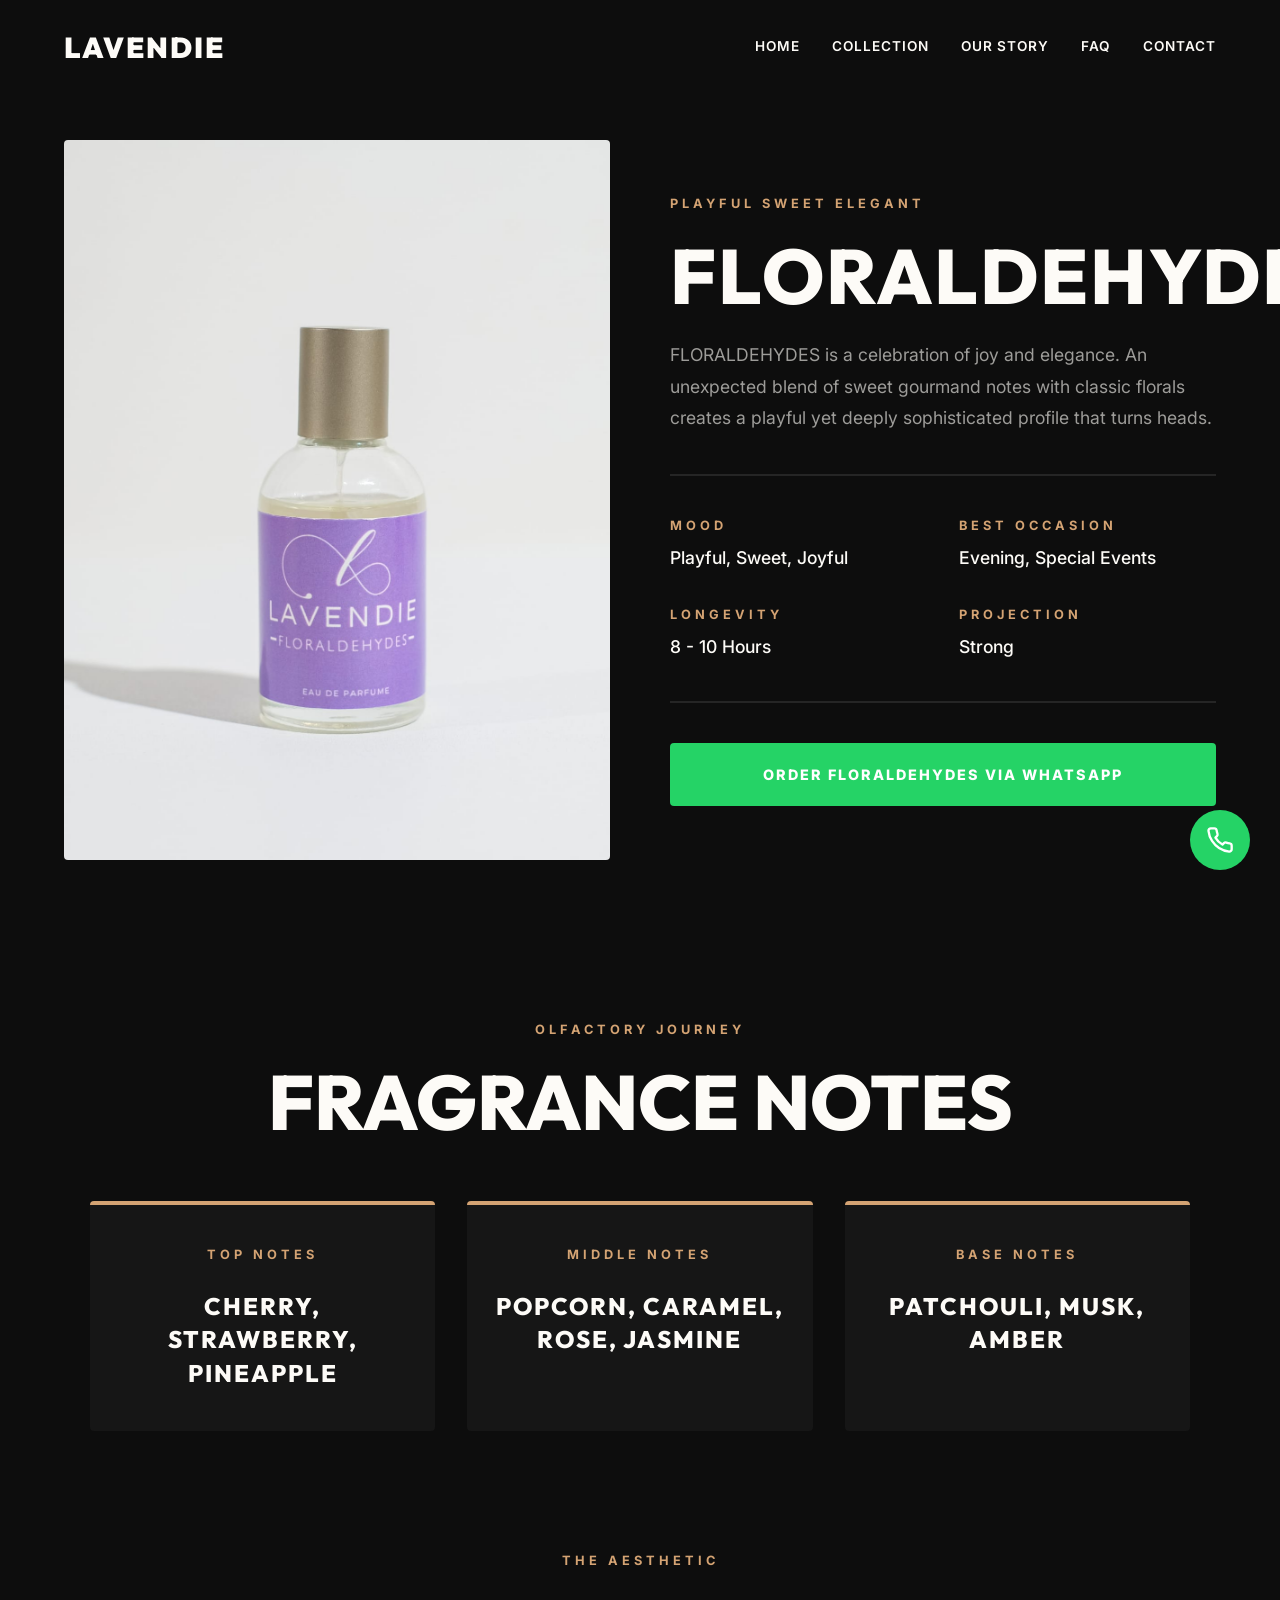
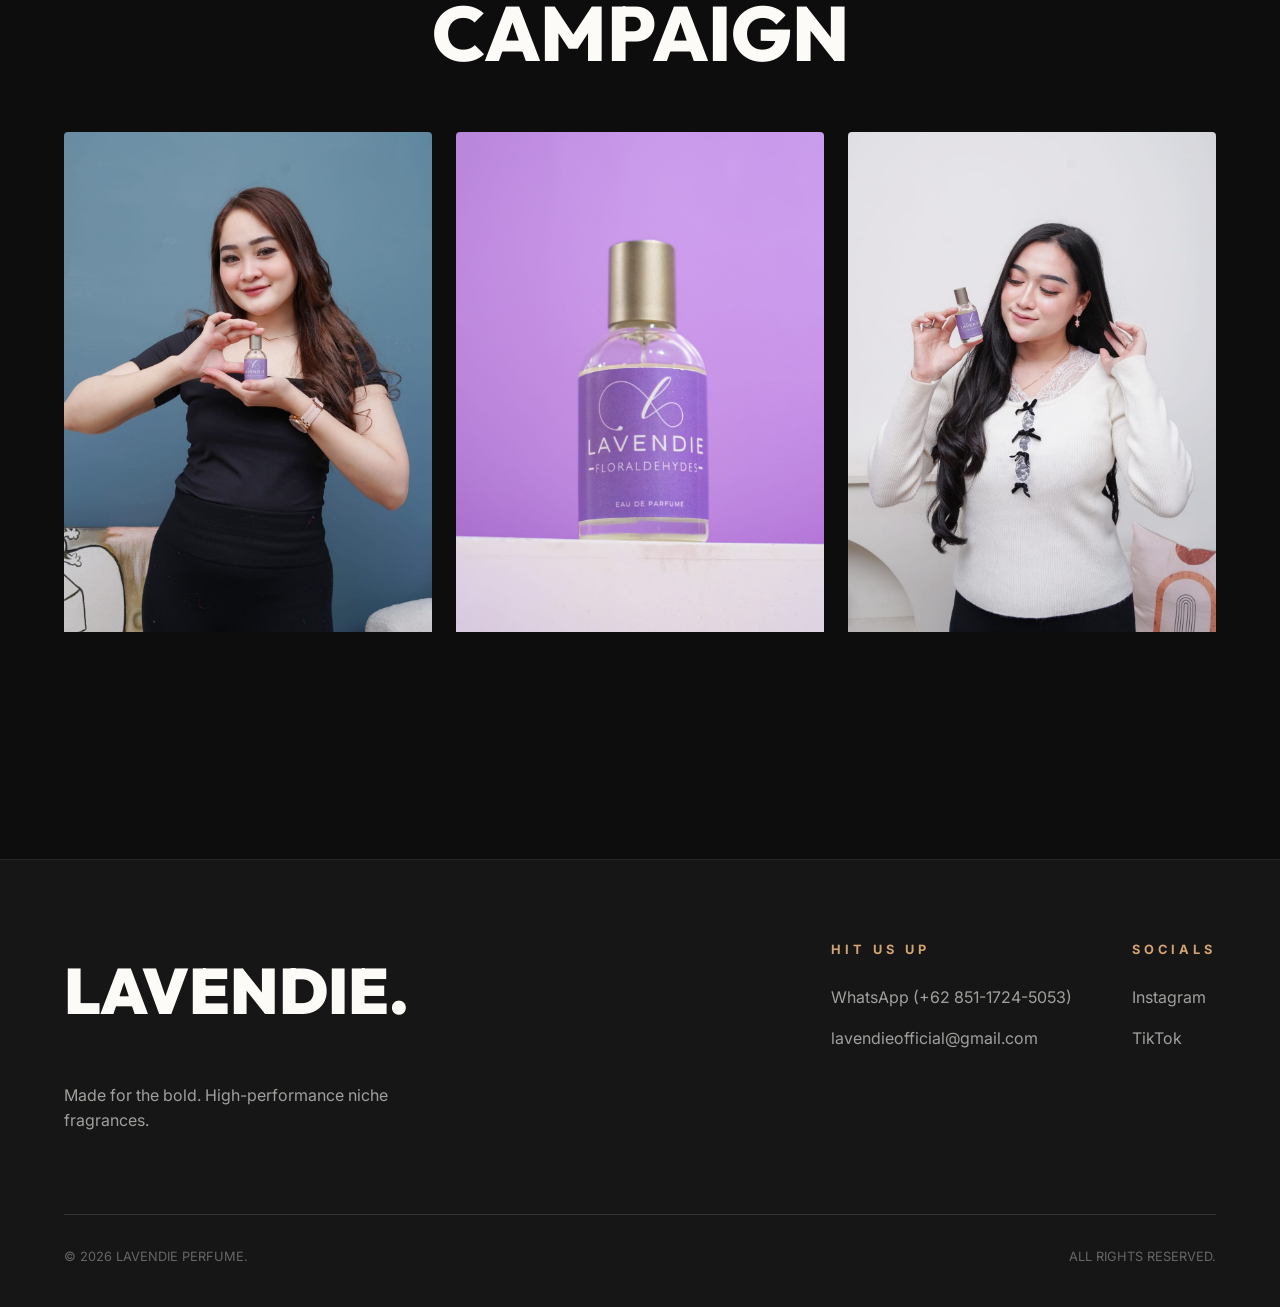
<file: floraldehydes.html>
<!doctype html>
<html lang="en">
  <head>
    <meta charset="UTF-8" />
    <meta name="viewport" content="width=device-width, initial-scale=1.0" />
    <title>FLORALDEHYDES - LAVENDIE PERFUME</title>
    <link rel="stylesheet" href="css/style.css" />
  </head>
  <body>
    <!-- PRELOADER -->
    <div class="preloader">
      <div class="preloader-logo">LAVENDIE</div>
    </div>

    <!-- NAVBAR -->
    <header>
      <div class="container nav-container">
        <a href="index.html#home" class="logo">LAVENDIE</a>
        <nav class="nav-links">
          <a href="index.html#home">Home</a>
          <a href="index.html#collection">Collection</a>
          <a href="index.html#about">Our Story</a>
          <a href="index.html#faq">FAQ</a>
          <a href="index.html#contact">Contact</a>
        </nav>
        <button class="hamburger">☰</button>
      </div>
    </header>

    <!-- MOBILE MENU -->
    <div class="mobile-menu">
      <a href="index.html#home">Home</a>
      <a href="index.html#collection">Collection</a>
      <a href="index.html#about">Our Story</a>
      <a href="index.html#faq">FAQ</a>
      <a href="index.html#contact">Contact</a>
    </div>

    <main style="padding-bottom: 100px">
      <div class="container">
        <!-- HERO & DETAILS -->
        <div class="product-detail-hero">
          <!-- LEFT: Sticky Image -->
          <div class="pd-image-wrapper reveal">
            <img
              src="img/floraldehydes/floraldehydes-img1.jpeg"
              alt="Floraldehydes"
            />
          </div>

          <!-- RIGHT: Content -->
          <div class="pd-content">
            <div class="reveal" style="transition-delay: 0.1s">
              <p class="uppercase-tracking text-rosegold mb-24">
                Playful Sweet Elegant
              </p>
              <h1 class="pd-title font-heading">FLORALDEHYDES</h1>
              <p class="pd-desc">
                FLORALDEHYDES is a celebration of joy and elegance. An
                unexpected blend of sweet gourmand notes with classic florals
                creates a playful yet deeply sophisticated profile that turns
                heads.
              </p>
            </div>

            <div class="pd-specs reveal" style="transition-delay: 0.2s">
              <div>
                <p class="uppercase-tracking text-rosegold spec-title">Mood</p>
                <p class="spec-value">Playful, Sweet, Joyful</p>
              </div>
              <div>
                <p class="uppercase-tracking text-rosegold spec-title">
                  Best Occasion
                </p>
                <p class="spec-value">Evening, Special Events</p>
              </div>
              <div>
                <p class="uppercase-tracking text-rosegold spec-title">
                  Longevity
                </p>
                <p class="spec-value">8 - 10 Hours</p>
              </div>
              <div>
                <p class="uppercase-tracking text-rosegold spec-title">
                  Projection
                </p>
                <p class="spec-value">Strong</p>
              </div>
            </div>

            <div class="reveal" style="transition-delay: 0.3s">
              <a
                href="https://wa.me/6285117245053?text=Halo%20Admin%20Lavendie%2C%20saya%20tertarik%20dan%20ingin%20memesan%20parfum%20FLORALDEHYDES.%20Apakah%20stoknya%20masih%20tersedia%3F"
                target="_blank"
                class="btn btn-wa-full"
                >ORDER FLORALDEHYDES VIA WHATSAPP</a
              >
            </div>
          </div>
        </div>

        <!-- NOTES SECTION -->
        <div class="pd-notes">
          <div class="reveal">
            <p class="uppercase-tracking text-rosegold mb-24">
              Olfactory Journey
            </p>
            <h2 class="section-title">FRAGRANCE NOTES</h2>
          </div>

          <div class="notes-container">
            <div class="note-box reveal">
              <p class="uppercase-tracking text-rosegold mb-24">Top Notes</p>
              <p class="font-heading note-box-title">
                Cherry, Strawberry, Pineapple
              </p>
            </div>
            <div class="note-box reveal" style="transition-delay: 0.1s">
              <p class="uppercase-tracking text-rosegold mb-24">Middle Notes</p>
              <p class="font-heading note-box-title">
                Popcorn, Caramel, Rose, Jasmine
              </p>
            </div>
            <div class="note-box reveal" style="transition-delay: 0.2s">
              <p class="uppercase-tracking text-rosegold mb-24">Base Notes</p>
              <p class="font-heading note-box-title">Patchouli, Musk, Amber</p>
            </div>
          </div>
        </div>

        <!-- CAMPAIGN GALLERY -->
        <div class="product-gallery">
          <div class="reveal text-center">
            <p class="uppercase-tracking text-rosegold mb-24">The Aesthetic</p>
            <h2 class="section-title">CAMPAIGN</h2>
          </div>
          <div class="gallery-grid">
            <div class="gallery-wrap reveal">
              <img
                src="img/floraldehydes/floraldehydes-img3.jpeg"
                alt="Campaign 1"
              />
            </div>
            <div class="gallery-wrap reveal" style="transition-delay: 0.1s">
              <img
                src="img/floraldehydes/floraldehydes-img2.jpeg"
                alt="Campaign 2"
              />
            </div>
            <div class="gallery-wrap reveal" style="transition-delay: 0.2s">
              <img
                src="img/floraldehydes/floraldehydes-img4.jpeg"
                alt="Campaign 3"
              />
            </div>
          </div>
        </div>
      </div>
    </main>

    <!-- FOOTER / CONTACT -->
    <footer id="contact">
      <div class="container">
        <div
          style="
            display: flex;
            flex-wrap: wrap;
            justify-content: space-between;
            gap: 40px;
            margin-bottom: 80px;
          "
        >
          <div style="max-width: 400px">
            <h2 class="footer-title">LAVENDIE.</h2>
            <p class="text-muted">
              Made for the bold. High-performance niche fragrances.
            </p>
          </div>
          <div style="display: flex; gap: 60px">
            <div>
              <p
                class="uppercase-tracking text-rosegold"
                style="margin-bottom: 24px"
              >
                Hit Us Up
              </p>
              <ul style="display: flex; flex-direction: column; gap: 16px">
                <li>
                  <a
                    href="https://wa.me/6285117245053"
                    target="_blank"
                    class="text-muted hover:text-main"
                    >WhatsApp (+62 851-1724-5053)</a
                  >
                </li>
                <li>
                  <a
                    href="mailto:lavendieofficial@gmail.com"
                    class="text-muted hover:text-main"
                    >lavendieofficial@gmail.com</a
                  >
                </li>
              </ul>
            </div>
            <div>
              <p
                class="uppercase-tracking text-rosegold"
                style="margin-bottom: 24px"
              >
                Socials
              </p>
              <ul style="display: flex; flex-direction: column; gap: 16px">
                <li>
                  <a
                    href="https://www.instagram.com/scentbylavendie?igsh=MWxjamVxYXF4NDgyNA=="
                    class="text-muted hover:text-main"
                    >Instagram</a
                  >
                </li>
                <li>
                  <a
                    href="https://www.tiktok.com/@scentbylavendie?_r=1&_t=ZS-96ki1cU1qj7"
                    class="text-muted hover:text-main"
                    >TikTok</a
                  >
                </li>
              </ul>
            </div>
          </div>
        </div>
        <div
          style="
            border-top: 1px solid #333;
            padding-top: 32px;
            display: flex;
            justify-content: space-between;
            font-size: 0.8rem;
            color: #666;
          "
        >
          <p>&copy; <span id="current-year">2024</span> LAVENDIE PERFUME.</p>
          <p>ALL RIGHTS RESERVED.</p>
        </div>
      </div>
    </footer>

    <!-- WHATSAPP FLOATING BTN -->
    <a
      href="https://wa.me/6285117245053?text=Halo%20Admin%20Lavendie%2C%20saya%20butuh%20rekomendasi%20parfum%20yang%20cocok%20untuk%20saya.%20Bisa%20bantu%20konsultasi%3F"
      class="wa-float"
      target="_blank"
      style="
        position: fixed;
        bottom: 30px;
        right: 30px;
        background: var(--whatsapp);
        color: white;
        width: 60px;
        height: 60px;
        border-radius: 50%;
        display: flex;
        justify-content: center;
        align-items: center;
        z-index: 100;
      "
    >
      <svg
        xmlns="http://www.w3.org/2000/svg"
        width="28"
        height="28"
        viewBox="0 0 24 24"
        fill="none"
        stroke="currentColor"
        stroke-width="2"
        stroke-linecap="round"
        stroke-linejoin="round"
      >
        <path
          d="M22 16.92v3a2 2 0 0 1-2.18 2 19.79 19.79 0 0 1-8.63-3.07 19.5 19.5 0 0 1-6-6 19.79 19.79 0 0 1-3.07-8.67A2 2 0 0 1 4.11 2h3a2 2 0 0 1 2 1.72 12.84 12.84 0 0 0 .7 2.81 2 2 0 0 1-.45 2.11L8.09 9.91a16 16 0 0 0 6 6l1.27-1.27a2 2 0 0 1 2.11-.45 12.84 12.84 0 0 0 2.81.7A2 2 0 0 1 22 16.92z"
        ></path>
      </svg>
    </a>

    <script src="js/script.js"></script>
  </body>
</html>
</file>
<file: css/style.css>
@import url("https://fonts.googleapis.com/css2?family=Inter:wght@400;500;700;900&family=Outfit:wght@400;600;800;900&display=swap");

/* CSS VARIABLES */
:root {
  --bg-color: #0d0d0d;
  --bg-light: #161616;
  --bg-cream: #fdfbf7;
  --text-main: #fdfbf7;
  --text-dark: #0d0d0d;
  --text-muted: rgba(253, 251, 247, 0.6);
  --text-muted-dark: rgba(13, 13, 13, 0.6);
  --accent-rosegold: #d4a373;
  --border-color: rgba(253, 251, 247, 0.1);
  --whatsapp: #25d366;

  --font-body: "Inter", sans-serif;
  --font-heading: "Outfit", sans-serif;
}

/* RESET & BASE STYLES */
* {
  margin: 0;
  padding: 0;
  box-sizing: border-box;
}
html {
  scroll-behavior: smooth;
  scroll-padding-top: 80px;
  overflow-x: hidden;
  max-width: 100%;
  width: 100%;
}
body {
  background-color: var(--bg-color);
  color: var(--text-main);
  font-family: var(--font-body);
  line-height: 1.6;
  overflow-x: hidden;
  max-width: 100%;
  width: 100%;
}

/* SCROLLBAR */
::-webkit-scrollbar {
  width: 8px;
}
::-webkit-scrollbar-track {
  background: var(--bg-color);
}
::-webkit-scrollbar-thumb {
  background: #333;
}
::-webkit-scrollbar-thumb:hover {
  background: var(--accent-rosegold);
}

::selection {
  background: var(--text-main);
  color: var(--bg-color);
}
a {
  text-decoration: none;
  color: inherit;
  transition: all 0.3s ease;
}
ul {
  list-style: none;
}

.container {
  max-width: 1300px;
  margin: 0 auto;
  padding: 0 5%;
}

/* TYPOGRAPHY */
h1,
h2,
h3,
h4,
.font-heading {
  font-family: var(--font-heading);
  font-weight: 800;
  text-transform: uppercase;
}
.text-rosegold {
  color: var(--accent-rosegold);
}
.text-muted {
  color: var(--text-muted);
}
.text-center {
  text-align: center;
}
.mb-24 {
  margin-bottom: 24px;
}
.uppercase-tracking {
  text-transform: uppercase;
  letter-spacing: 4px;
  font-size: 0.8rem;
  font-weight: 700;
}

/* PRELOADER */
.preloader {
  position: fixed;
  top: 0;
  left: 0;
  width: 100%;
  height: 100%;
  background: var(--bg-color);
  z-index: 9999;
  display: flex;
  justify-content: center;
  align-items: center;
  transition:
    opacity 0.8s ease-in-out,
    visibility 0.8s;
}
.preloader.hidden {
  opacity: 0;
  visibility: hidden;
}
.preloader-logo {
  font-family: var(--font-heading);
  font-size: 3rem;
  font-weight: 900;
  letter-spacing: 5px;
  color: var(--text-main);
  animation: pulseLogo 1.5s infinite;
}
@keyframes pulseLogo {
  0%,
  100% {
    opacity: 0.5;
    transform: scale(0.98);
  }
  50% {
    opacity: 1;
    transform: scale(1);
  }
}

/* NAVBAR */
header {
  position: fixed;
  top: 0;
  width: 100%;
  z-index: 1000;
  padding: 24px 0;
  transition: all 0.3s ease;
  background: transparent;
}
header.scrolled {
  background: rgba(13, 13, 13, 0.95);
  backdrop-filter: blur(10px);
  padding: 16px 0;
  border-bottom: 1px solid var(--border-color);
}
.nav-container {
  display: flex;
  justify-content: space-between;
  align-items: center;
}
.logo {
  font-family: var(--font-heading);
  font-size: 1.8rem;
  font-weight: 900;
  letter-spacing: 2px;
}
.nav-links {
  display: flex;
  gap: 32px;
}
.nav-links a {
  font-size: 0.85rem;
  font-weight: 600;
  text-transform: uppercase;
  letter-spacing: 1px;
}
.nav-links a:hover {
  color: var(--accent-rosegold);
}

/* MOBILE MENU */
.hamburger {
  display: none;
  cursor: pointer;
  background: none;
  border: none;
  color: var(--text-main);
  font-size: 2rem;
  z-index: 1001;
}
.mobile-menu {
  position: fixed;
  top: 0;
  left: 0;
  width: 100%;
  height: 100vh;
  background: var(--bg-color);
  display: flex;
  flex-direction: column;
  justify-content: center;
  align-items: center;
  gap: 40px;
  transform: translateY(-100%);
  transition: transform 0.5s ease-in-out;
  z-index: 1000;
}
.mobile-menu.active {
  transform: translateY(0);
}
.mobile-menu a {
  font-family: var(--font-heading);
  font-size: 2.5rem;
  font-weight: 800;
  text-transform: uppercase;
}
@media (max-width: 900px) {
  .nav-links {
    display: none;
  }
  .hamburger {
    display: block;
  }
}

/* BUTTONS */
.btn {
  display: inline-block;
  padding: 16px 40px;
  text-transform: uppercase;
  font-weight: 800;
  font-size: 0.9rem;
  letter-spacing: 2px;
  cursor: pointer;
  border: none;
  transition: all 0.3s;
}
.btn-solid {
  background: var(--text-main);
  color: var(--bg-color);
}
.btn-solid:hover {
  background: var(--accent-rosegold);
  color: var(--bg-color);
  transform: translateY(-3px);
}
.btn-outline {
  border: 2px solid var(--text-main);
  color: var(--text-main);
  background: transparent;
}
.btn-outline:hover {
  background: var(--text-main);
  color: var(--bg-color);
}
.btn-dark {
  background: var(--bg-color);
  color: var(--text-main);
}
.btn-dark:hover {
  background: #333;
}
.btn-wa-full {
  display: block;
  width: 100%;
  text-align: center;
  background: var(--whatsapp);
  color: #fff;
  padding: 20px;
  border-radius: 4px;
}
.btn-wa-full:hover {
  background: #1ebe57;
  transform: translateY(-3px);
}

/* HERO SECTION */
.hero {
  height: 100vh;
  position: relative;
  display: flex;
  align-items: flex-end;
  padding-bottom: 10vh;
}
.hero-bg {
  position: absolute;
  top: 0;
  left: 0;
  width: 100%;
  height: 100%;
  background-image: url("../img/collection.jpeg");
  background-size: cover;
  background-position: center;
  z-index: 0;
  filter: brightness(0.6);
}
.hero-content {
  position: relative;
  z-index: 1;
  max-width: 800px;
}
.hero-title {
  font-size: clamp(4rem, 12vw, 10rem);
  line-height: 0.9;
  margin-bottom: 24px;
}
.hero-subtitle {
  font-size: clamp(1.2rem, 3vw, 1.5rem);
  font-weight: 500;
  margin-bottom: 40px;
  max-width: 500px;
}
.marquee-wrapper {
  background: var(--text-main);
  color: var(--bg-color);
  padding: 16px 0;
  overflow: hidden;
  white-space: nowrap;
  display: flex;
  border-top: 2px solid var(--bg-color);
  border-bottom: 2px solid var(--bg-color);
  width: 100%;
  max-width: 100%;
}
.marquee {
  display: flex;
}
.marquee span {
  font-family: var(--font-heading);
  font-size: 2rem;
  font-weight: 900;
  text-transform: uppercase;
  padding: 0 40px;
}
@keyframes scroll-left {
  0% {
    transform: translateX(0);
  }
  100% {
    transform: translateX(-50%);
  }
}

/* SECTION GLOBAL */
.section {
  padding: 120px 0;
}
.section-title {
  font-size: clamp(3rem, 6vw, 5rem);
  margin-bottom: 60px;
  line-height: 1;
}

/* THE COLLECTION (GRID) */
.collection-grid {
  display: grid;
  grid-template-columns: repeat(2, minmax(0, 1fr));
  gap: 40px;
}
@media (max-width: 900px) {
  .collection-grid {
    grid-template-columns: 1fr;
  }
}
.product-card {
  background: var(--bg-light);
  display: flex;
  flex-direction: column;
  transition: transform 0.3s;
}
.product-card:hover {
  transform: translateY(-10px);
}
.product-img {
  width: 100%;
  height: 500px;
  object-fit: cover;
}
@media (max-width: 768px) {
  .product-img {
    height: 350px;
  }
}
.product-info {
  padding: 32px;
  display: flex;
  flex-direction: column;
  flex-grow: 1;
}
.product-title {
  font-size: 2.5rem;
  margin-bottom: 8px;
}
.product-actions {
  display: grid;
  grid-template-columns: 1fr 1fr;
  gap: 16px;
  margin-top: auto;
  padding-top: 24px;
}
.btn-card {
  padding: 16px 0;
  text-align: center;
  font-weight: 700;
  text-transform: uppercase;
  font-size: 0.8rem;
  border: 2px solid var(--border-color);
  color: var(--text-main);
  transition: 0.3s;
}
.btn-card:hover {
  background: var(--text-main);
  color: var(--bg-color);
  border-color: var(--text-main);
}
.btn-card.wa {
  background: var(--whatsapp);
  border-color: var(--whatsapp);
  color: #fff;
}
.btn-card.wa:hover {
  background: #1ebe57;
  border-color: #1ebe57;
}

/* ABOUT SECTION */
.about-section {
  background: var(--bg-cream);
  color: var(--text-dark);
}
.about-grid {
  display: grid;
  grid-template-columns: 1fr 1fr;
  gap: 80px;
  align-items: center;
}
@media (max-width: 900px) {
  .about-grid {
    grid-template-columns: 1fr;
    gap: 40px;
  }
}
.about-img {
  width: 100%;
  height: 600px;
  object-fit: cover;
}
@media (max-width: 900px) {
  .about-img {
    height: 400px;
  }
}

/* FAQ ACCORDION */
.faq-item {
  border-bottom: 2px solid var(--border-color);
}
.faq-question {
  width: 100%;
  padding: 32px 0;
  background: none;
  border: none;
  color: var(--text-main);
  text-align: left;
  font-size: 1.5rem;
  font-weight: 700;
  cursor: pointer;
  display: flex;
  justify-content: space-between;
  align-items: center;
}
.faq-answer {
  max-height: 0;
  overflow: hidden;
  transition: max-height 0.4s ease;
}
.faq-item.open .faq-answer {
  max-height: 300px;
  padding-bottom: 32px;
}
.faq-item.open .faq-question {
  color: var(--accent-rosegold);
}

/* FOOTER */
footer {
  background: var(--bg-light);
  padding: 80px 0 40px;
  border-top: 1px solid #222;
}
.footer-title {
  font-size: 4rem;
  font-family: var(--font-heading);
  font-weight: 900;
  margin-bottom: 40px;
}

/* REVEAL ANIMATION */
.reveal {
  opacity: 0;
  transform: translateY(40px);
  transition: all 0.8s ease;
}
.reveal.active {
  opacity: 1;
  transform: translateY(0);
}

/* PRODUCT DETAIL PAGES */
.product-detail-hero {
  display: grid;
  grid-template-columns: repeat(2, minmax(0, 1fr));
  gap: 60px;
  align-items: center;
  min-height: 100vh;
  padding-top: 100px; /* offset for header */
}
@media (max-width: 900px) {
  .product-detail-hero {
    grid-template-columns: 1fr;
    gap: 40px;
  }
}

.pd-image-wrapper {
  height: 80vh;
  position: sticky;
  top: 100px;
  border-radius: 4px;
  overflow: hidden;
}
@media (max-width: 900px) {
  .pd-image-wrapper {
    height: 60vh;
    position: relative;
    top: 0;
  }
}
.pd-image-wrapper img {
  width: 100%;
  height: 100%;
  object-fit: cover;
}

.pd-content {
  padding: 40px 0;
  display: flex;
  flex-direction: column;
  justify-content: center;
}
.pd-title {
  font-size: clamp(3.5rem, 6vw, 6rem);
  line-height: 1;
  margin-bottom: 24px;
  letter-spacing: 2px;
}
.pd-desc {
  font-size: 1.1rem;
  line-height: 1.8;
  color: var(--text-muted);
  margin-bottom: 40px;
}
.pd-specs {
  display: grid;
  grid-template-columns: 1fr 1fr;
  gap: 32px;
  margin: 0 0 40px 0;
  padding: 40px 0;
  border-top: 2px solid var(--border-color);
  border-bottom: 2px solid var(--border-color);
}
.spec-title {
  margin-bottom: 8px;
}
.spec-value {
  font-size: 1.1rem;
  font-weight: 500;
}

/* Notes Section */
.pd-notes {
  margin-top: 120px;
  text-align: center;
}
.notes-container {
  max-width: 1100px;
  margin: 60px auto 40px;
  display: grid;
  grid-template-columns: repeat(3, 1fr);
  gap: 32px;
}
@media (max-width: 768px) {
  .notes-container {
    grid-template-columns: 1fr;
    gap: 24px;
  }
}
.note-box {
  background: var(--bg-light);
  padding: 40px 24px;
  border-top: 4px solid var(--accent-rosegold);
  border-radius: 4px;
  transition: transform 0.3s;
}
.note-box:hover {
  transform: translateY(-10px);
}
.note-box-title {
  font-size: 1.5rem;
  letter-spacing: 2px;
  line-height: 1.4;
}

/* Product Gallery */
.product-gallery {
  margin: 120px 0;
}
.gallery-grid {
  display: grid;
  grid-template-columns: repeat(3, 1fr);
  gap: 24px;
}
@media (max-width: 768px) {
  .gallery-grid {
    grid-template-columns: 1fr;
  }
}
.gallery-wrap {
  overflow: hidden;
  border-radius: 4px;
}
.gallery-wrap img {
  width: 100%;
  height: 500px;
  object-fit: cover;
  transition: transform 0.8s ease;
}
.gallery-wrap:hover img {
  transform: scale(1.05);
}
@media (max-width: 768px) {
  .section {
    padding: 60px 0;
  }
  .section-title {
    font-size: clamp(2.5rem, 8vw, 4rem);
    margin-bottom: 30px;
  }
  .hero-title {
    font-size: clamp(3rem, 12vw, 5rem);
    margin-bottom: 16px;
     word-break: break-word;
    overflow-wrap: break-word;
  }
  .footer-title {
    font-size: 2.5rem;
  }
  .btn {
    padding: 14px 24px;
    font-size: 0.8rem;
  }
  .product-detail-hero {
    padding-top: 80px;
    gap: 24px;
    min-height: auto;
  }
  .pd-title {
    font-size: clamp(2.5rem, 8vw, 4rem);
    margin-bottom: 16px;
  }
  .pd-image-wrapper {
    height: 50vh;
  }
  .pd-specs {
    grid-template-columns: 1fr;
    gap: 16px;
    padding: 24px 0;
    margin: 0 0 24px 0;
  }
  .pd-notes {
    margin-top: 60px;
  }
  .notes-container {
    margin: 30px auto 20px;
  }
  .note-box {
    padding: 24px 16px;
  }
  .product-gallery {
    margin: 60px 0;
  }
  .gallery-grid {
    gap: 16px;
  }
  .gallery-wrap img {
    height: 300px;
  }
  footer {
    padding: 60px 0 30px;
  }
}
</file>
